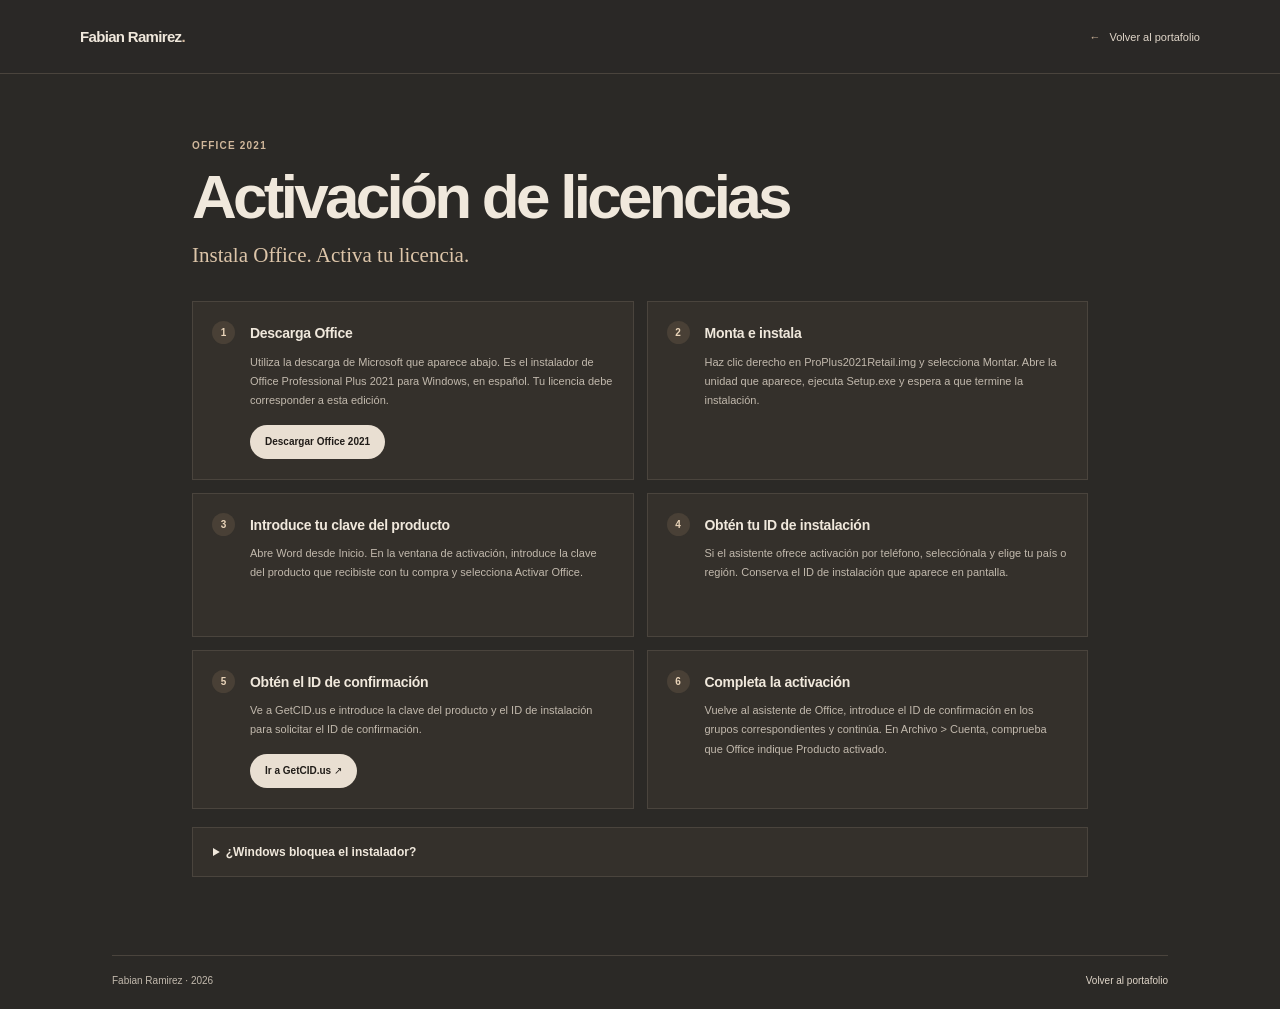
<file: activacion-licencias/index.html>
<!doctype html>
<html lang="es-MX">
<head>
  <meta charset="utf-8">
  <meta name="viewport" content="width=device-width, initial-scale=1">
  <meta name="theme-color" content="#2b2926">
  <link rel="canonical" href="https://fyramirez.dev/activacion-licencias/">
  <title>Activación de licencias de Office 2021 | Fabian Ramirez</title>
  <meta name="description" content="Guía en español para instalar Office Professional Plus 2021 para Windows y activar una licencia compatible.">
  <meta name="author" content="Fabian Ramirez">
  <meta name="robots" content="index, follow">
  <meta property="og:type" content="article">
  <meta property="og:locale" content="es_MX">
  <meta property="og:title" content="Activación de licencias de Office 2021 | Fabian Ramirez">
  <meta property="og:description" content="Guía en español para instalar Office Professional Plus 2021 para Windows y activar una licencia compatible.">
  <meta name="twitter:card" content="summary">
  <meta name="twitter:title" content="Activación de licencias de Office 2021 | Fabian Ramirez">
  <meta name="twitter:description" content="Guía en español para instalar Office Professional Plus 2021 para Windows y activar una licencia compatible.">
  <link rel="stylesheet" href="../activacion-licencias.css">
</head>
<body>
  <header class="site-header">
    <a class="brand" href="../">Fabian Ramirez<span>.</span></a>
    <div class="header-right">
      <a class="back-link" href="../"><span aria-hidden="true">←</span> Volver al portafolio</a>
    </div>
  </header>
  <main class="activation-page wrap">
    <p class="eyebrow">OFFICE 2021</p>
    <h1>Activación de licencias</h1>
    <p class="activation-lead">Instala Office. Activa tu licencia.</p>
    <ol class="activation-steps">
      <li><h2>Descarga Office</h2><p>Utiliza la descarga de Microsoft que aparece abajo. Es el instalador de Office Professional Plus 2021 para Windows, en español. Tu licencia debe corresponder a esta edición.</p><a class="activation-link" href="https://officecdn.microsoft.com/db/492350f6-3a01-4f97-b9c0-c7c6ddf67d60/media/es-es/ProPlus2021Retail.img">Descargar Office 2021</a></li>
      <li><h2>Monta e instala</h2><p>Haz clic derecho en ProPlus2021Retail.img y selecciona Montar. Abre la unidad que aparece, ejecuta Setup.exe y espera a que termine la instalación.</p></li>
      <li><h2>Introduce tu clave del producto</h2><p>Abre Word desde Inicio. En la ventana de activación, introduce la clave del producto que recibiste con tu compra y selecciona Activar Office.</p></li>
      <li><h2>Obtén tu ID de instalación</h2><p>Si el asistente ofrece activación por teléfono, selecciónala y elige tu país o región. Conserva el ID de instalación que aparece en pantalla.</p></li>
      <li><h2>Obtén el ID de confirmación</h2><p>Ve a GetCID.us e introduce la clave del producto y el ID de instalación para solicitar el ID de confirmación.</p><a class="activation-link" href="https://getcid.us/" target="_blank" rel="noopener noreferrer">Ir a GetCID.us ↗</a></li>
      <li><h2>Completa la activación</h2><p>Vuelve al asistente de Office, introduce el ID de confirmación en los grupos correspondientes y continúa. En Archivo &gt; Cuenta, comprueba que Office indique Producto activado.</p></li>
    </ol>
    <details class="setup-help"><summary>¿Windows bloquea el instalador?</summary><div class="setup-help-body"><ol><li>Abre Configuración &gt; Privacidad y seguridad &gt; Seguridad de Windows.</li><li>Selecciona Control de aplicaciones y exploradores &gt; Control inteligente de aplicaciones.</li><li>Elige Desactivado y confirma el aviso de Windows.</li></ol><a href="https://support.microsoft.com/en-us/windows/security/smart-app-control-faq-285ea03d-fa88-4d56-882e-6698afdb7003" target="_blank" rel="noopener noreferrer">Ayuda de Microsoft</a></div></details>
  </main>
  <footer class="site-footer wrap"><span>Fabian Ramirez · 2026</span><a href="../">Volver al portafolio</a></footer>
</body>
</html>
</file>
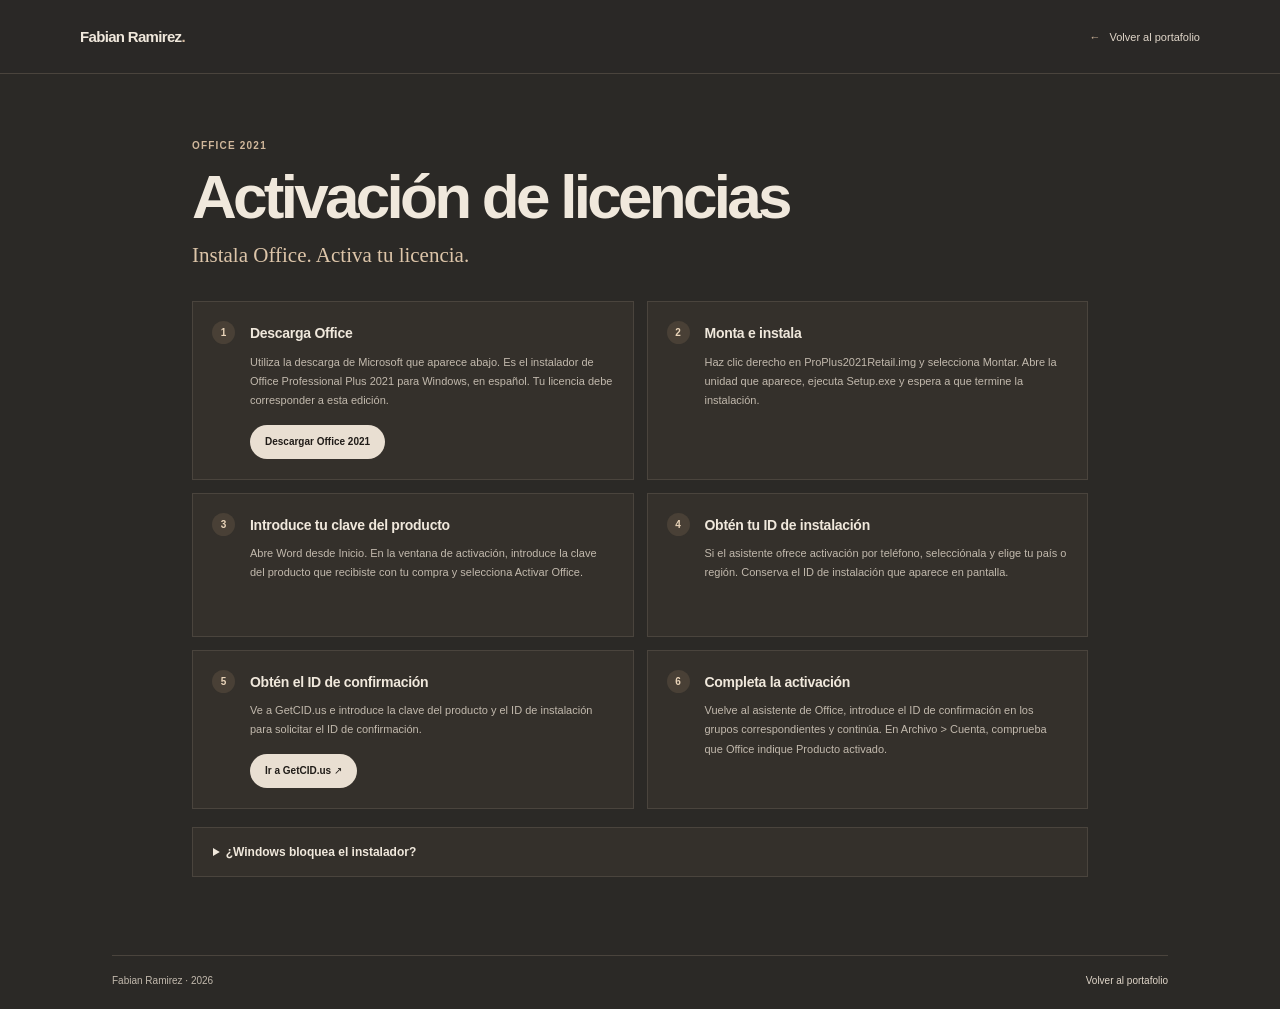
<file: activacion-licencias.html>
<!doctype html>
<html lang="es-MX">
<head>
  <meta charset="utf-8">
  <meta name="viewport" content="width=device-width, initial-scale=1">
  <meta name="theme-color" content="#2b2926">
  <title>Activación de licencias de Office 2021 | Fabian Ramirez</title>
  <meta name="description" content="Guía en español para instalar Office Professional Plus 2021 para Windows y activar una licencia compatible.">
  <meta name="author" content="Fabian Ramirez">
  <meta name="robots" content="index, follow">
  <meta property="og:type" content="article">
  <meta property="og:locale" content="es_MX">
  <meta property="og:title" content="Activación de licencias de Office 2021 | Fabian Ramirez">
  <meta property="og:description" content="Guía en español para instalar Office Professional Plus 2021 para Windows y activar una licencia compatible.">
  <meta name="twitter:card" content="summary">
  <meta name="twitter:title" content="Activación de licencias de Office 2021 | Fabian Ramirez">
  <meta name="twitter:description" content="Guía en español para instalar Office Professional Plus 2021 para Windows y activar una licencia compatible.">
  <link rel="stylesheet" href="activacion-licencias.css">
</head>
<body>
  <header class="site-header">
    <a class="brand" href="/">Fabian Ramirez<span>.</span></a>
    <div class="header-right">
      <a class="back-link" href="/"><span aria-hidden="true">←</span> Volver al portafolio</a>
    </div>
  </header>
  <main class="activation-page wrap">
    <p class="eyebrow">OFFICE 2021</p>
    <h1>Activación de licencias</h1>
    <p class="activation-lead">Instala Office. Activa tu licencia.</p>
    <ol class="activation-steps">
      <li><h2>Descarga Office</h2><p>Utiliza la descarga de Microsoft que aparece abajo. Es el instalador de Office Professional Plus 2021 para Windows, en español. Tu licencia debe corresponder a esta edición.</p><a class="activation-link" href="https://officecdn.microsoft.com/db/492350f6-3a01-4f97-b9c0-c7c6ddf67d60/media/es-es/ProPlus2021Retail.img">Descargar Office 2021</a></li>
      <li><h2>Monta e instala</h2><p>Haz clic derecho en ProPlus2021Retail.img y selecciona Montar. Abre la unidad que aparece, ejecuta Setup.exe y espera a que termine la instalación.</p></li>
      <li><h2>Introduce tu clave del producto</h2><p>Abre Word desde Inicio. En la ventana de activación, introduce la clave del producto que recibiste con tu compra y selecciona Activar Office.</p></li>
      <li><h2>Obtén tu ID de instalación</h2><p>Si el asistente ofrece activación por teléfono, selecciónala y elige tu país o región. Conserva el ID de instalación que aparece en pantalla.</p></li>
      <li><h2>Obtén el ID de confirmación</h2><p>Ve a GetCID.us e introduce la clave del producto y el ID de instalación para solicitar el ID de confirmación.</p><a class="activation-link" href="https://getcid.us/" target="_blank" rel="noopener noreferrer">Ir a GetCID.us ↗</a></li>
      <li><h2>Completa la activación</h2><p>Vuelve al asistente de Office, introduce el ID de confirmación en los grupos correspondientes y continúa. En Archivo &gt; Cuenta, comprueba que Office indique Producto activado.</p></li>
    </ol>
    <details class="setup-help"><summary>¿Windows bloquea el instalador?</summary><div class="setup-help-body"><ol><li>Abre Configuración &gt; Privacidad y seguridad &gt; Seguridad de Windows.</li><li>Selecciona Control de aplicaciones y exploradores &gt; Control inteligente de aplicaciones.</li><li>Elige Desactivado y confirma el aviso de Windows.</li></ol><a href="https://support.microsoft.com/en-us/windows/security/smart-app-control-faq-285ea03d-fa88-4d56-882e-6698afdb7003" target="_blank" rel="noopener noreferrer">Ayuda de Microsoft</a></div></details>
  </main>
  <footer class="site-footer wrap"><span>Fabian Ramirez · 2026</span><a href="/">Volver al portafolio</a></footer>
</body>
</html>
</file>
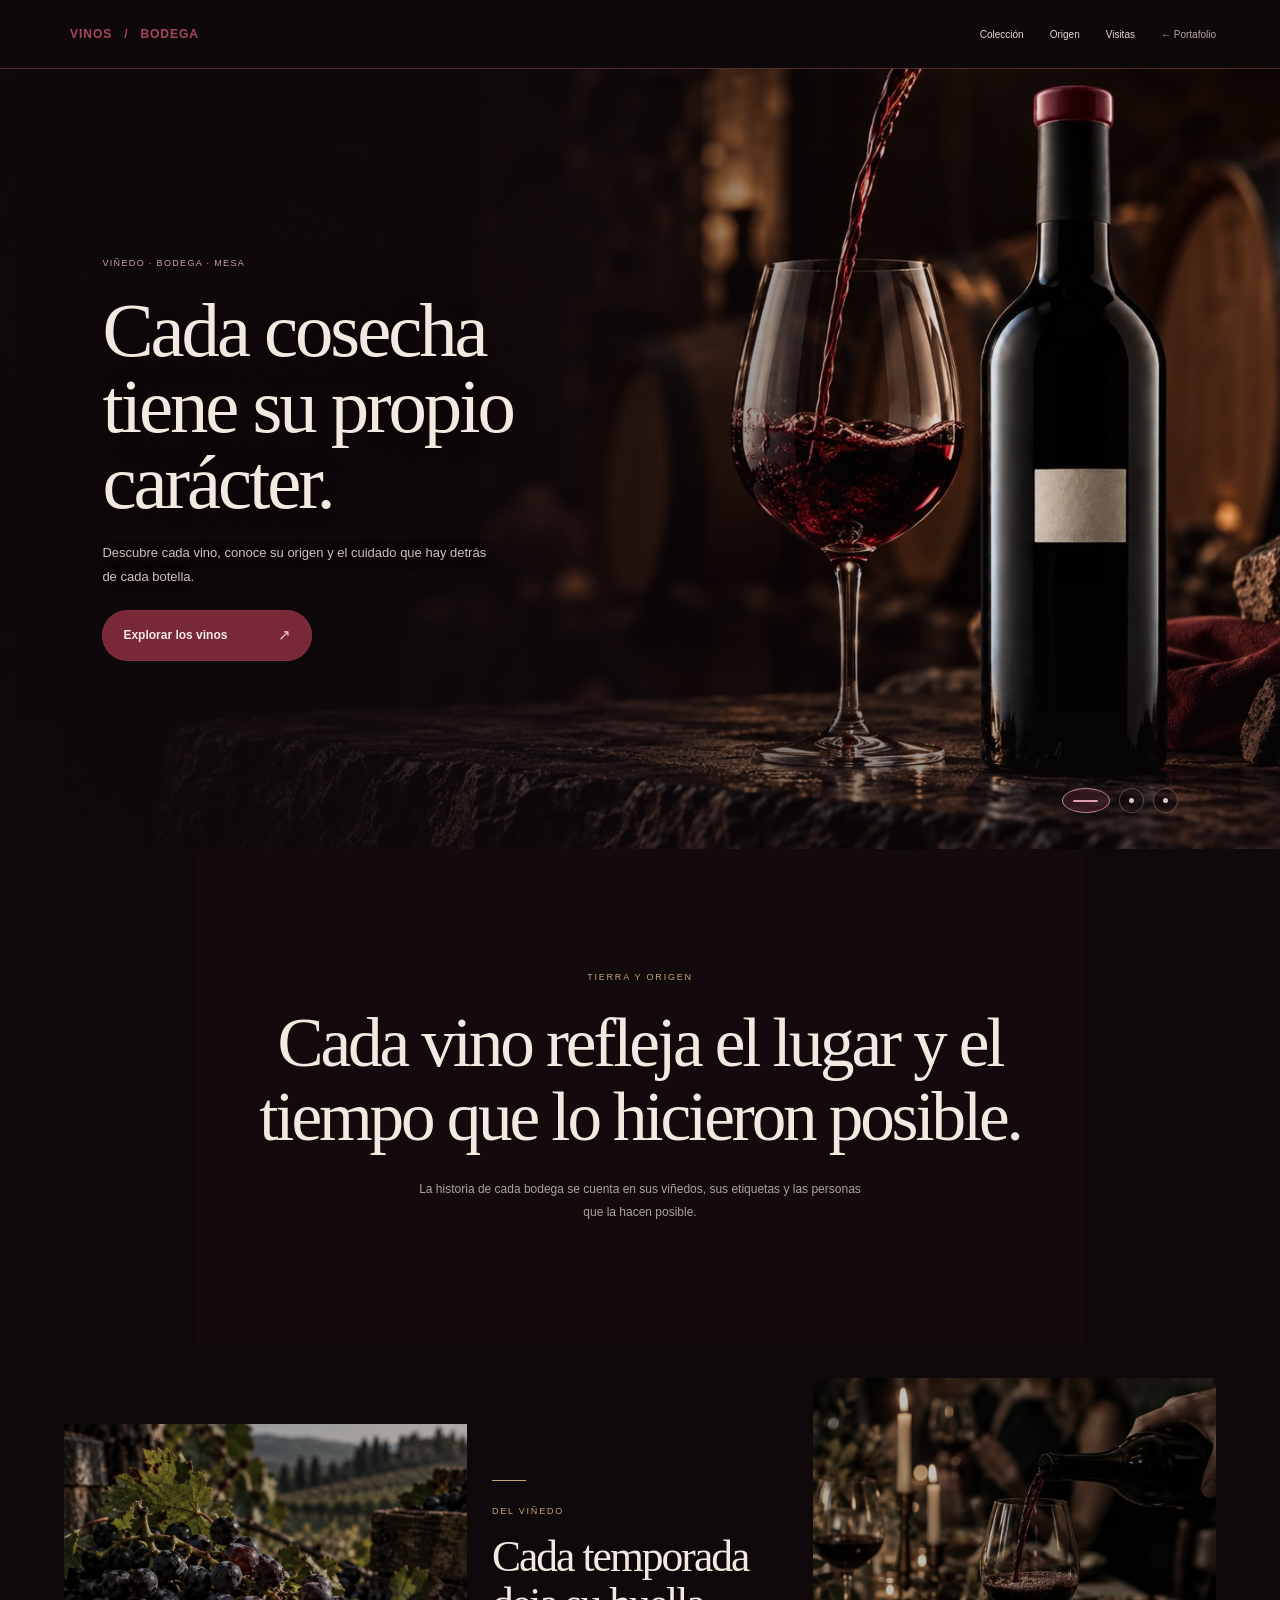
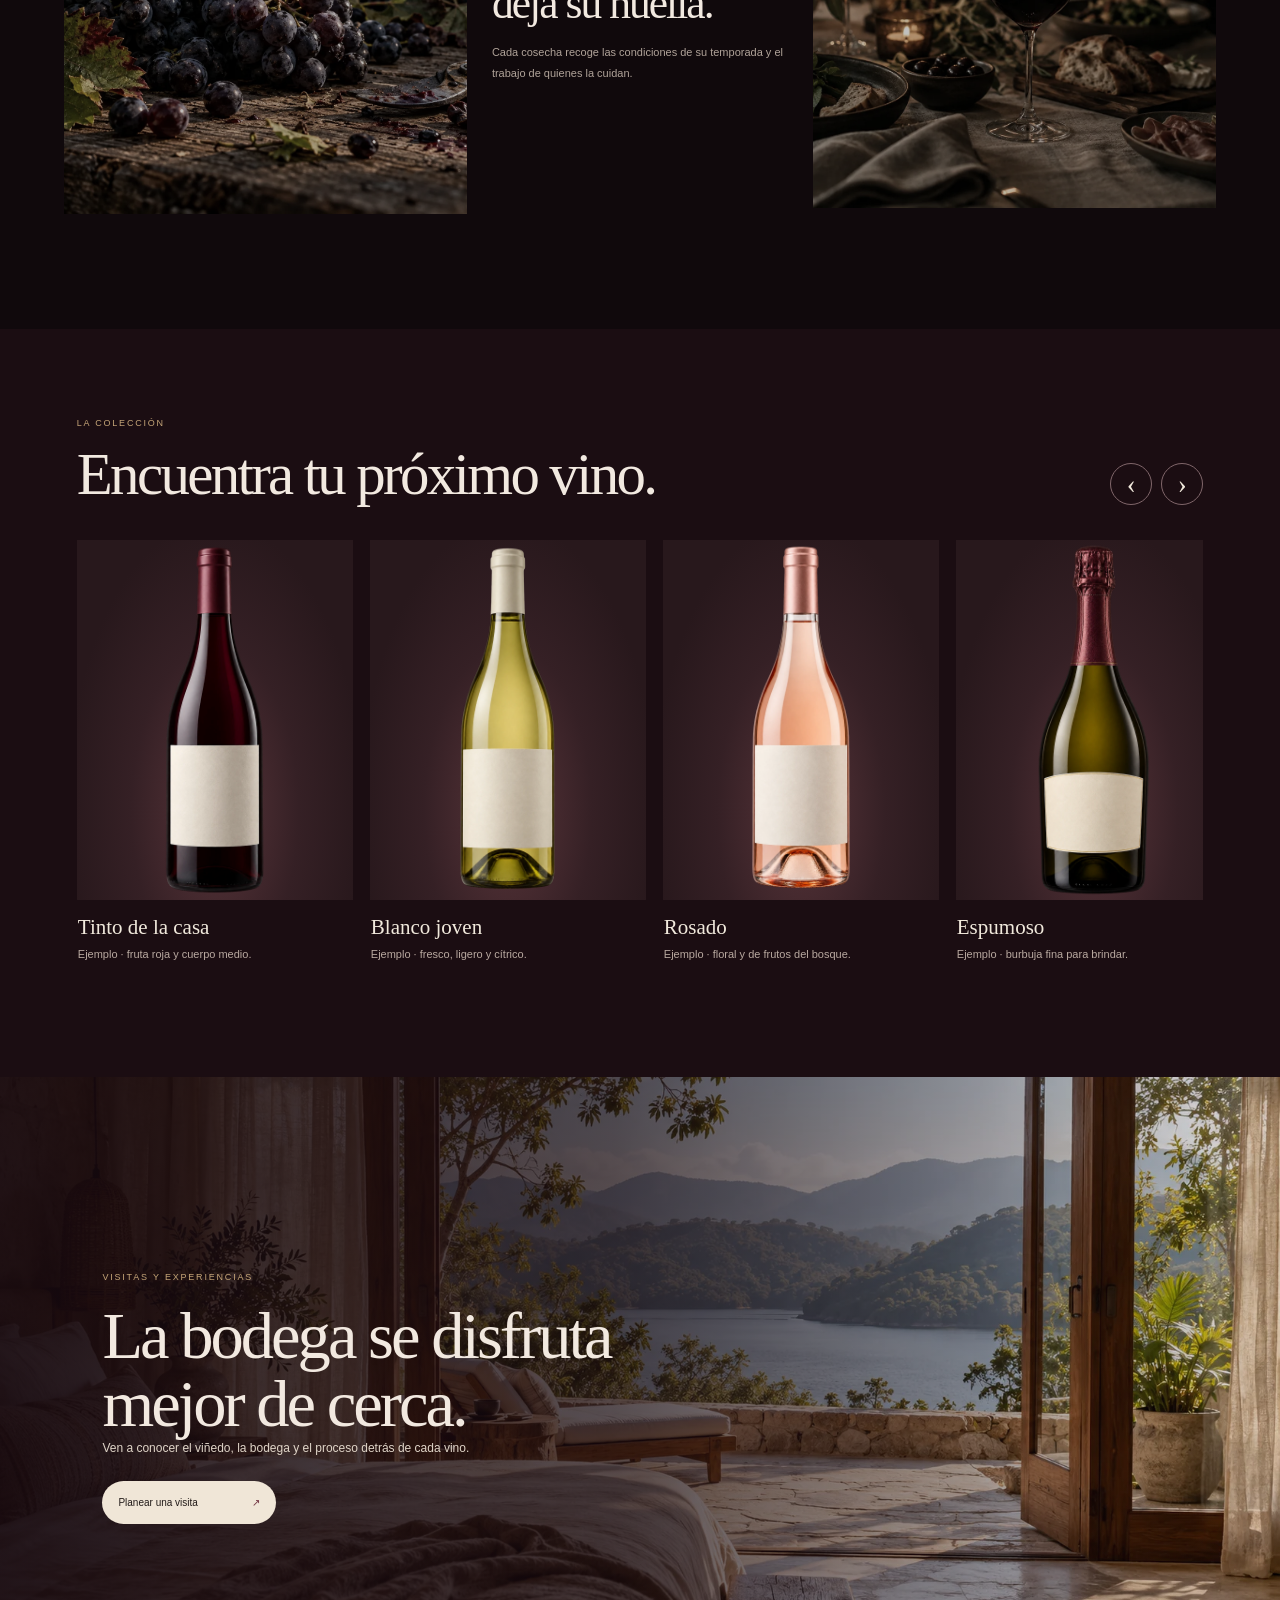
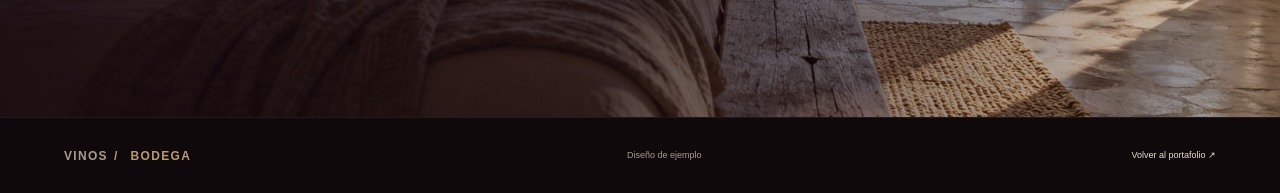
<file: ejemplos/bodega.html>
<!doctype html>
<html lang="es-MX">
<head>
  <meta charset="utf-8">
  <meta name="viewport" content="width=device-width, initial-scale=1">
  <meta name="theme-color" content="#10090c">
  <meta name="author" content="Fabian Ramirez">
  <meta name="robots" content="noindex, follow">
  <meta property="og:type" content="website">
  <meta property="og:locale" content="es_MX">
  <meta property="og:image" content="https://fyramirez.dev/ejemplos/assets/bodega-hero.webp">
  <meta property="og:image:alt" content="Ejemplo de sitio web para una bodega de vinos">
  <meta property="og:title" content="Vinos | Ejemplo de sitio para bodega">
  <meta property="og:description" content="Ejemplo de sitio web para una bodega de vinos con colección, origen y visitas.">
  <meta name="twitter:card" content="summary_large_image">
  <meta name="twitter:title" content="Vinos | Ejemplo de sitio para bodega">
  <meta name="twitter:description" content="Ejemplo de sitio web para una bodega de vinos con colección, origen y visitas.">
  <meta name="twitter:image" content="https://fyramirez.dev/ejemplos/assets/bodega-hero.webp">
  <meta name="twitter:image:alt" content="Ejemplo de sitio web para una bodega de vinos">
  <meta name="description" content="Ejemplo de sitio web para una bodega de vinos con colección, origen y visitas.">
  <title>Vinos | Ejemplo de sitio para bodega</title>
  <link rel="stylesheet" href="assets/landing-react.css?v=clean-urls-20261012">
  <script defer src="assets/landing-react.js?v=clean-urls-20261012"></script>
</head>
<body><div id="root" data-site="bodega"></div></body>
</html>
</file>
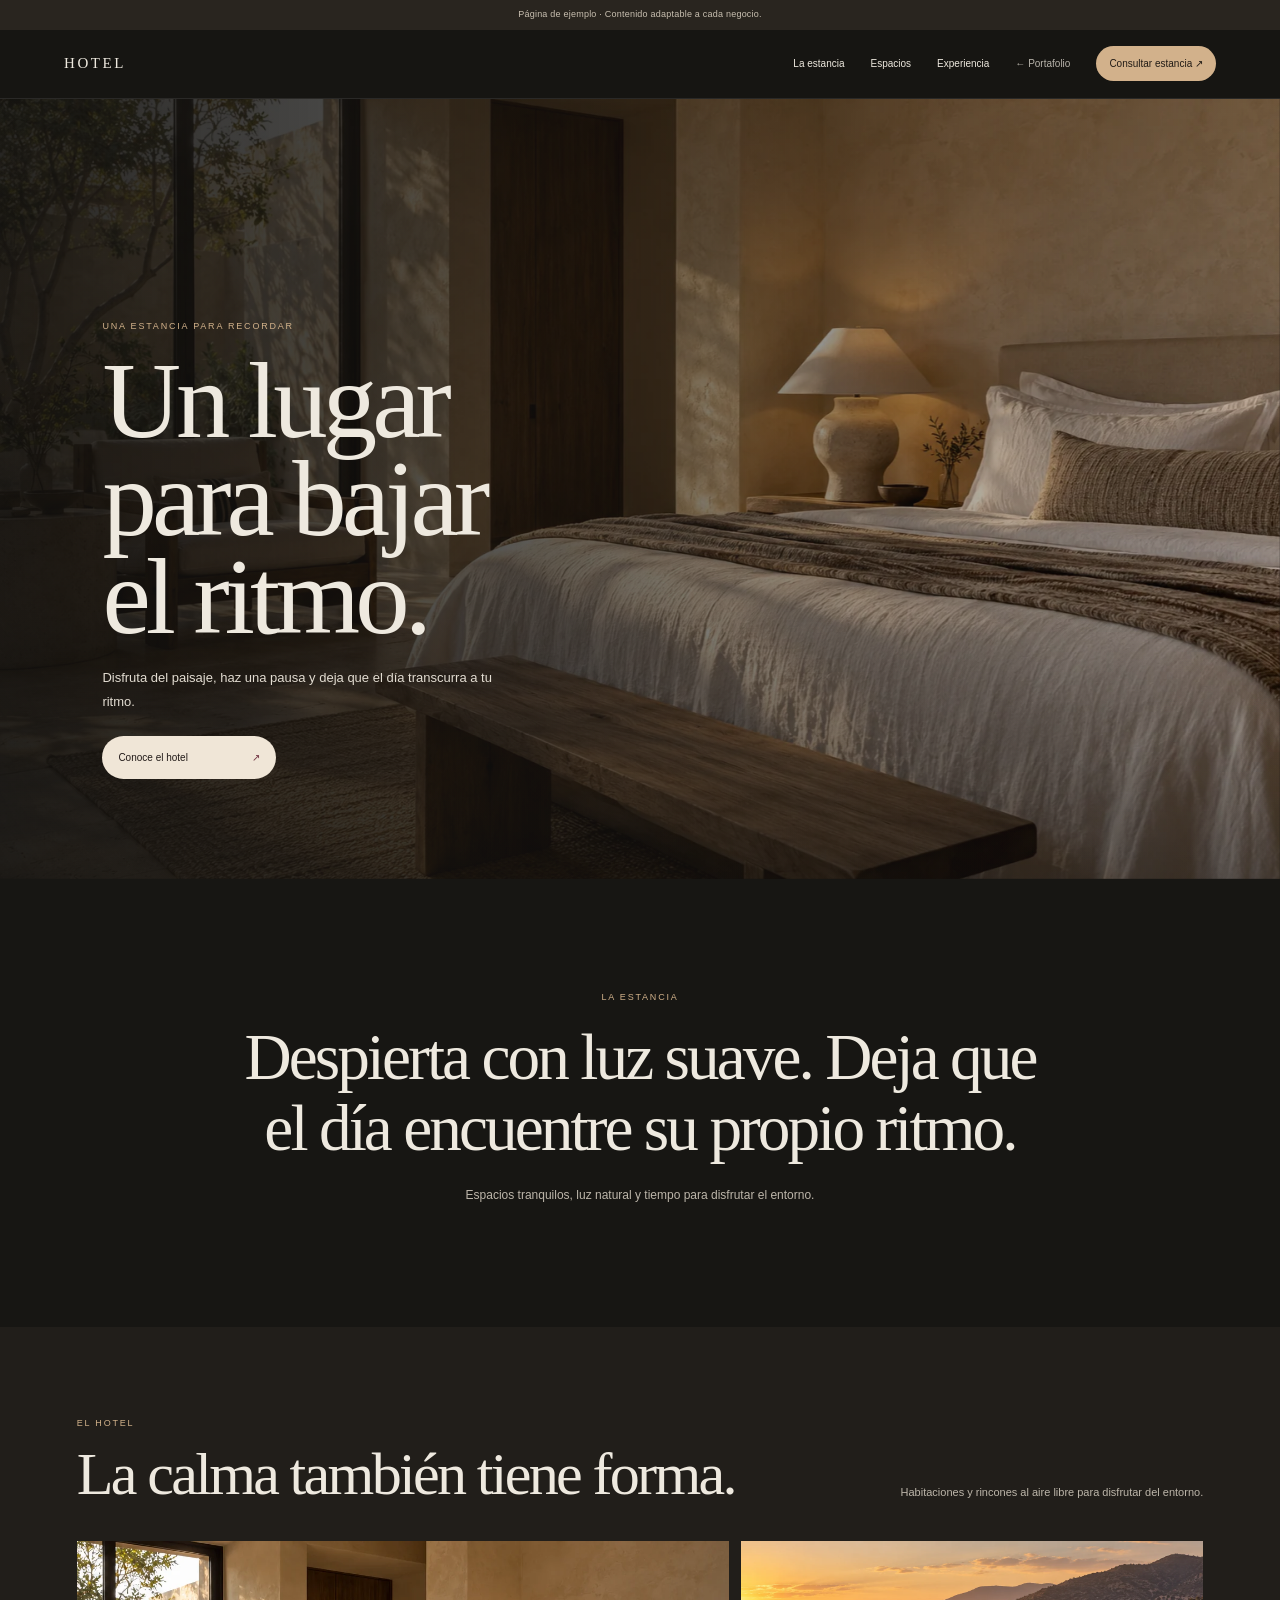
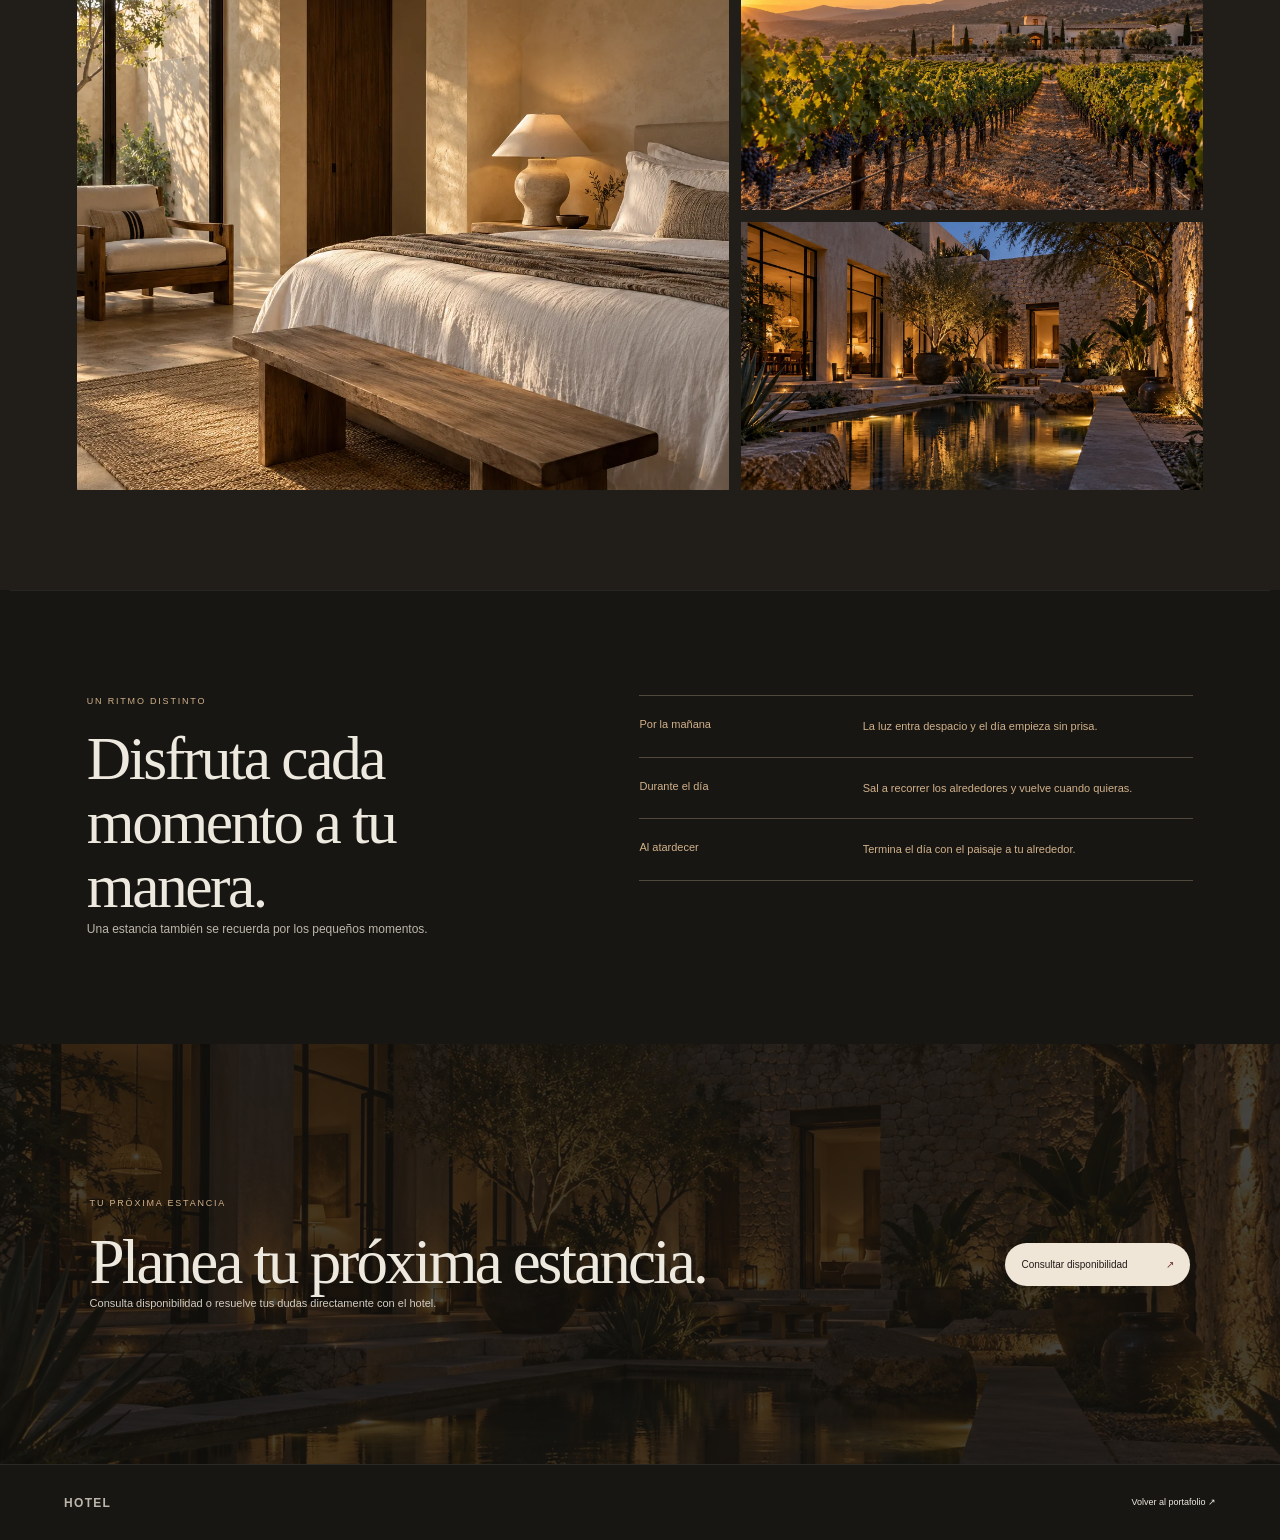
<file: ejemplos/hotel.html>
<!doctype html>
<html lang="es-MX">
<head>
  <meta charset="utf-8">
  <meta name="viewport" content="width=device-width, initial-scale=1">
  <meta name="theme-color" content="#171311">
  <meta name="author" content="Fabian Ramirez">
  <meta name="robots" content="noindex, follow">
  <meta property="og:type" content="website">
  <meta property="og:locale" content="es_MX">
  <meta property="og:image" content="https://fyramirez.dev/ejemplos/assets/hotel-habitacion.webp">
  <meta property="og:image:alt" content="Ejemplo de sitio web para un hotel">
  <meta property="og:title" content="Hotel | Ejemplo de sitio web">
  <meta property="og:description" content="Ejemplo de sitio web para un hotel, sus habitaciones y espacios.">
  <meta name="twitter:card" content="summary_large_image">
  <meta name="twitter:title" content="Hotel | Ejemplo de sitio web">
  <meta name="twitter:description" content="Ejemplo de sitio web para un hotel, sus habitaciones y espacios.">
  <meta name="twitter:image" content="https://fyramirez.dev/ejemplos/assets/hotel-habitacion.webp">
  <meta name="twitter:image:alt" content="Ejemplo de sitio web para un hotel">
  <meta name="description" content="Ejemplo de sitio web para un hotel, sus habitaciones y espacios.">
  <title>Hotel | Ejemplo de sitio web</title>
  <link rel="stylesheet" href="assets/landing-react.css?v=clean-urls-20261012">
  <script defer src="assets/landing-react.js?v=clean-urls-20261012"></script>
</head>
<body><div id="root" data-site="hotel"></div></body>
</html>
</file>
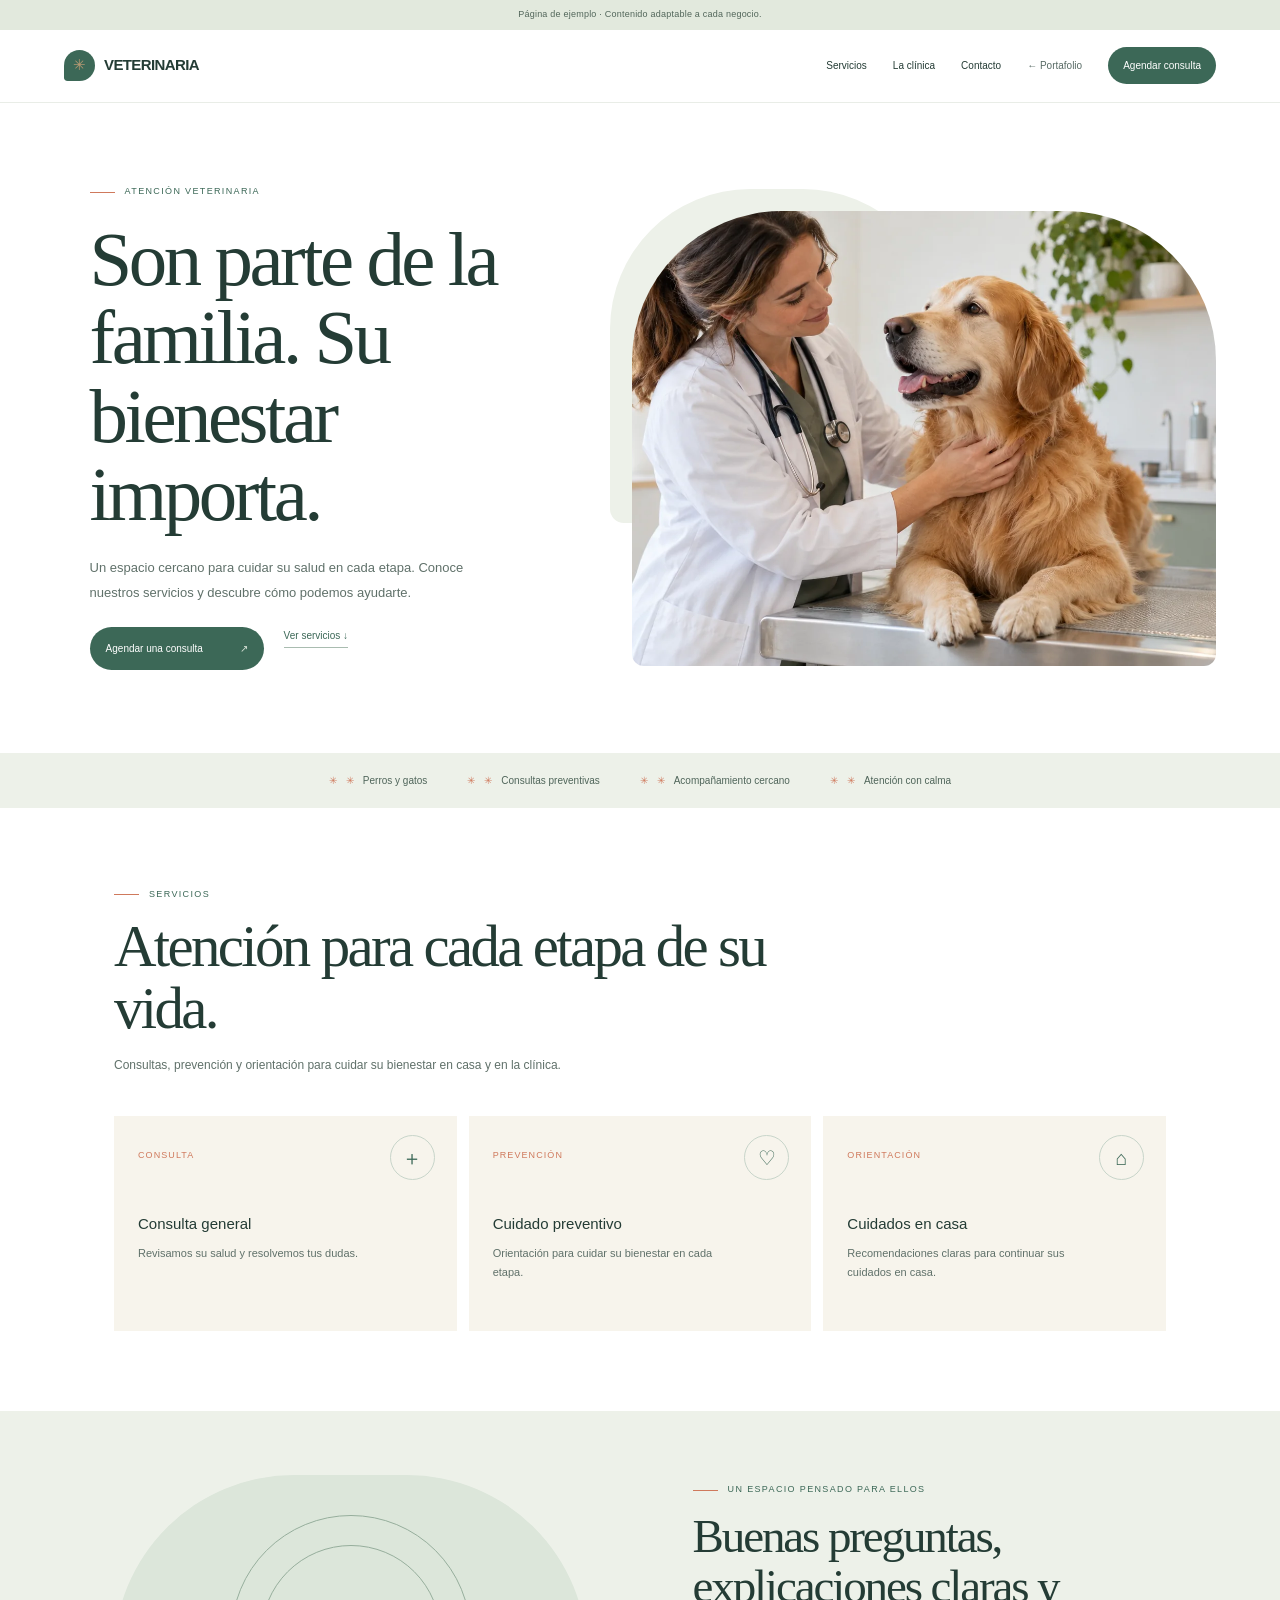
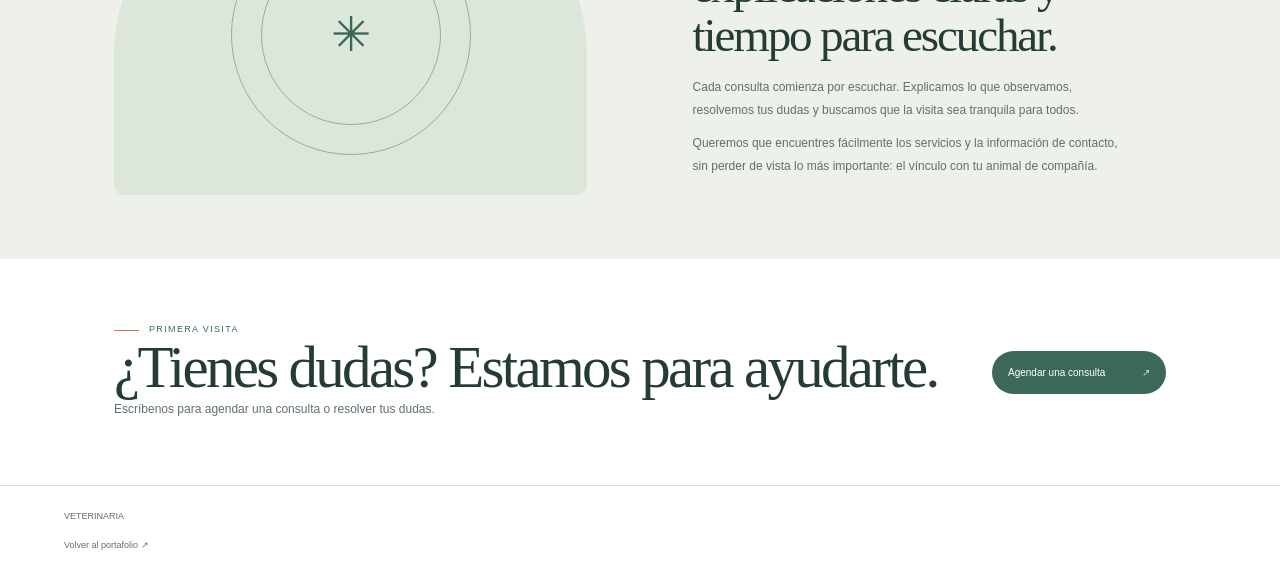
<file: ejemplos/veterinaria.html>
<!doctype html>
<html lang="es-MX">
<head>
  <meta charset="utf-8">
  <meta name="viewport" content="width=device-width, initial-scale=1">
  <meta name="theme-color" content="#edf1e9">
  <meta name="author" content="Fabian Ramirez">
  <meta name="robots" content="noindex, follow">
  <meta property="og:type" content="website">
  <meta property="og:locale" content="es_MX">
  <meta property="og:image" content="https://fyramirez.dev/ejemplos/assets/veterinaria-consulta.webp">
  <meta property="og:image:alt" content="Ejemplo de sitio web para una veterinaria">
  <meta property="og:title" content="Veterinaria | Ejemplo de sitio web">
  <meta property="og:description" content="Ejemplo de sitio web para una clínica veterinaria, sus servicios y atención.">
  <meta name="twitter:card" content="summary_large_image">
  <meta name="twitter:title" content="Veterinaria | Ejemplo de sitio web">
  <meta name="twitter:description" content="Ejemplo de sitio web para una clínica veterinaria, sus servicios y atención.">
  <meta name="twitter:image" content="https://fyramirez.dev/ejemplos/assets/veterinaria-consulta.webp">
  <meta name="twitter:image:alt" content="Ejemplo de sitio web para una veterinaria">
  <meta name="description" content="Ejemplo de sitio web para una clínica veterinaria, sus servicios y atención.">
  <title>Veterinaria | Ejemplo de sitio web</title>
  <link rel="stylesheet" href="assets/landing-react.css?v=clean-urls-20261012">
  <script defer src="assets/landing-react.js?v=clean-urls-20261012"></script>
</head>
<body><div id="root" data-site="veterinaria"></div></body>
</html>
</file>
<file: activacion-licencias.css>
:root{font-family:Arial,Helvetica,sans-serif;color:#eee6da;background:#191715;font-synthesis:none;text-rendering:optimizeLegibility;--paper:#191715;--surface:#211e1a;--ink:#eee6da;--muted:#b6ada1;--line:#39342f;--beige:#c3a98e;--beige-light:#e9dfd2}
*{box-sizing:border-box}html{scroll-behavior:smooth}body{margin:0;background:var(--paper);color:var(--ink);-webkit-font-smoothing:antialiased}a{color:inherit;text-decoration:none}button{font:inherit}
.site-header{min-height:74px;padding:0 max(calc((100vw - 1120px)/2),6vw);display:flex;align-items:center;justify-content:space-between;gap:22px;border-bottom:1px solid var(--line);background:#191715ed}.brand{font-size:15px;font-weight:700;letter-spacing:-.045em}.brand span{color:var(--beige)}.header-right{display:flex;align-items:center;gap:22px}.back-link{font-size:11px;color:#d0c6b9}.back-link>span:first-child{margin-right:6px;color:var(--beige)}
.wrap{max-width:1120px;margin:0 auto;padding-left:32px;padding-right:32px}.activation-page{max-width:960px;padding-top:66px;padding-bottom:78px}.eyebrow{margin:0 0 13px;color:var(--beige);font-size:10px;font-weight:600;letter-spacing:.12em}.activation-page h1{margin:0 0 10px;font-size:clamp(42px,5.5vw,62px);line-height:1.06;letter-spacing:-.06em;font-weight:600}.activation-lead{margin:0 0 30px;color:#d1c4b4;font-family:Georgia,"Times New Roman",serif;font-size:21px;line-height:1.5}
.activation-steps{list-style:none;padding:0;margin:0;display:grid;grid-template-columns:repeat(2,minmax(0,1fr));gap:13px;counter-reset:activation}.activation-steps li{position:relative;min-height:144px;padding:21px 20px 20px 57px;background:var(--surface);border:1px solid #39342f;counter-increment:activation}.activation-steps li:before{content:counter(activation);position:absolute;left:19px;top:19px;width:23px;height:23px;display:grid;place-items:center;border-radius:50%;background:#393129;color:#d7c2aa;font-size:10px;font-weight:700}.activation-steps h2{margin:1px 0 9px;font-size:14px;line-height:1.4;letter-spacing:-.02em}.activation-steps p,.setup-help-body{margin:0;color:var(--muted);font-size:11px;line-height:1.75}.activation-link{display:inline-flex;align-items:center;min-height:34px;margin-top:14px;padding:9px 15px;border-radius:999px;background:var(--beige-light);color:#201c18;font-size:10px;font-weight:700;transition:background .2s,transform .2s}.activation-link:hover{background:#cbb49a;transform:translateY(-1px)}
.setup-help{margin-top:18px;padding:17px 20px;border:1px solid #39342f;background:var(--surface)}.setup-help summary{font-size:12px;font-weight:600;cursor:pointer}.setup-help-body{padding-top:12px}.setup-help-body ol{padding-left:20px}.setup-help-body li{padding:3px 0}.setup-help-body>a{display:inline-flex;margin-top:10px;color:var(--beige);font-size:11px;text-decoration:underline;text-underline-offset:3px}
.site-footer{max-width:1056px;margin:0 auto;padding:19px 0 23px;border-top:1px solid var(--line);display:flex;justify-content:space-between;gap:16px;color:#ada396;font-size:10px}.site-footer a{color:#d2c7ba}.site-footer a:hover{color:var(--beige)}
@media(max-width:700px){.site-header{min-height:64px;padding:12px 21px}.header-right{gap:12px}.brand{font-size:14px}.back-link{font-size:10px}.wrap{padding-left:21px;padding-right:21px}.activation-page{padding-top:45px;padding-bottom:55px}.activation-page h1{font-size:clamp(38px,11vw,54px)}.activation-lead{font-size:18px}.activation-steps{grid-template-columns:1fr;gap:9px}.activation-steps li{min-height:0;padding-top:18px;padding-bottom:18px}.activation-steps li:before{top:17px}.site-footer{margin:0 21px;flex-wrap:wrap}}
@media(max-width:430px){.site-header{align-items:flex-start}.header-right{align-items:flex-end;flex-direction:column-reverse}.activation-steps li{padding-left:52px;padding-right:16px}}
@media(prefers-reduced-motion:reduce){html{scroll-behavior:auto}*,*:before,*:after{transition:none!important}}

/* Match the portfolio's lighter charcoal and beige palette. */
:root{color:#f0e8dc;background:#2b2926;--paper:#2b2926;--surface:#34302b;--ink:#f0e8dc;--muted:#c2b9ad;--line:#4a443d;--beige:#d1b89c;--beige-light:#e9dfd2}
body{background:var(--paper);color:var(--ink)}.site-header{background:#2b2926f2;border-color:var(--line)}.brand span{color:var(--beige)}.back-link{color:#e0d6c9}.activation-lead{color:#ddc5a9}.activation-steps li{background:#34302b;border-color:#4a443d}.activation-steps li:before{background:#494036;color:#ead4b9}.activation-steps p,.setup-help-body{color:#c2b9ad}.activation-link{background:#e9dfd2;color:#201c18}.activation-link:hover{background:#d1b89c}.setup-help{background:#34302b;border-color:#4a443d}.site-footer{border-color:#4a443d;color:#c2b9ad}.site-footer a{color:#e0d6c9}
</file>
<file: ejemplos/assets/landing-react.css>
@layer properties{@supports (((-webkit-hyphens:none)) and (not (margin-trim:inline))) or ((-moz-orient:inline) and (not (color:rgb(from red r g b)))){*,:before,:after,::backdrop{--tw-duration:initial;--tw-translate-x:0;--tw-translate-y:0;--tw-translate-z:0}}}@layer theme{:root,:host{--font-sans:Arial, Helvetica, sans-serif;--font-mono:ui-monospace, SFMono-Regular, Menlo, Monaco, Consolas, "Liberation Mono", "Courier New", monospace;--color-white:#fff;--spacing:.25rem;--default-transition-duration:.15s;--default-transition-timing-function:cubic-bezier(.4, 0, .2, 1);--default-font-family:var(--font-sans);--default-mono-font-family:var(--font-mono)}}@layer base{*,:after,:before,::backdrop{box-sizing:border-box;border:0 solid;margin:0;padding:0}::file-selector-button{box-sizing:border-box;border:0 solid;margin:0;padding:0}html,:host{-webkit-text-size-adjust:100%;tab-size:4;line-height:1.5;font-family:var(--default-font-family,-apple-system, BlinkMacSystemFont, "Segoe UI", Roboto, "Helvetica Neue", "Noto Sans", Arial, sans-serif, "Apple Color Emoji", "Segoe UI Emoji", "Segoe UI Symbol", "Noto Color Emoji");font-feature-settings:var(--default-font-feature-settings,normal);font-variation-settings:var(--default-font-variation-settings,normal);-webkit-tap-highlight-color:transparent}hr{height:0;color:inherit;border-top-width:1px}abbr:where([title]){-webkit-text-decoration:underline dotted;text-decoration:underline dotted}h1,h2,h3,h4,h5,h6{font-size:inherit;font-weight:inherit}a{color:inherit;-webkit-text-decoration:inherit;text-decoration:inherit}b,strong{font-weight:bolder}code,kbd,samp,pre{font-family:var(--default-mono-font-family,ui-monospace, SFMono-Regular, Menlo, Monaco, Consolas, "Liberation Mono", "Courier New", monospace);font-feature-settings:var(--default-mono-font-feature-settings,normal);font-variation-settings:var(--default-mono-font-variation-settings,normal);font-size:1em}small{font-size:80%}sub,sup{vertical-align:baseline;font-size:75%;line-height:0;position:relative}sub{bottom:-.25em}sup{top:-.5em}table{text-indent:0;border-color:inherit;border-collapse:collapse}:-moz-focusring:where(:not(iframe)){outline:auto}progress{vertical-align:baseline}summary{display:list-item}ol,ul,menu{list-style:none}img,svg,video,canvas,audio,iframe,embed,object{vertical-align:middle;display:block}img,video{max-width:100%;height:auto}button,input,select,optgroup,textarea{font:inherit;font-feature-settings:inherit;font-variation-settings:inherit;letter-spacing:inherit;color:inherit;opacity:1;background-color:#0000;border-radius:0}::file-selector-button{font:inherit;font-feature-settings:inherit;font-variation-settings:inherit;letter-spacing:inherit;color:inherit;opacity:1;background-color:#0000;border-radius:0}:where(select:is([multiple],[size])) optgroup{font-weight:bolder}:where(select:is([multiple],[size])) optgroup option{padding-inline-start:20px}::file-selector-button{margin-inline-end:4px}::placeholder{opacity:1}@supports (not ((-webkit-appearance:-apple-pay-button))) or (contain-intrinsic-size:1px){::placeholder{color:currentColor}@supports (color:color-mix(in lab,red,red)){::placeholder{color:color-mix(in oklab,currentcolor 50%,transparent)}}}textarea{resize:vertical}::-webkit-search-decoration{-webkit-appearance:none}::-webkit-date-and-time-value{min-height:1lh;text-align:inherit}::-webkit-datetime-edit{display:inline-flex}::-webkit-datetime-edit-fields-wrapper{padding:0}::-webkit-datetime-edit{padding-block:0}::-webkit-datetime-edit-year-field{padding-block:0}::-webkit-datetime-edit-month-field{padding-block:0}::-webkit-datetime-edit-day-field{padding-block:0}::-webkit-datetime-edit-hour-field{padding-block:0}::-webkit-datetime-edit-minute-field{padding-block:0}::-webkit-datetime-edit-second-field{padding-block:0}::-webkit-datetime-edit-millisecond-field{padding-block:0}::-webkit-datetime-edit-meridiem-field{padding-block:0}::-webkit-calendar-picker-indicator{line-height:1}:-moz-ui-invalid{box-shadow:none}button,input:where([type=button],[type=reset],[type=submit]){appearance:button}::file-selector-button{appearance:button}::-webkit-inner-spin-button{height:auto}::-webkit-outer-spin-button{height:auto}[hidden]:where(:not([hidden=until-found])){display:none!important}}@layer components;@layer utilities{.absolute{position:absolute}.relative{position:relative}.static{position:static}.sticky{position:sticky}.inset-0{inset:0}.top-0{top:0}.z-10{z-index:10}.z-30{z-index:30}.mx-auto{margin-inline:auto}.block{display:block}.flex{display:flex}.grid{display:grid}.inline-flex{display:inline-flex}.table{display:table}.h-full{height:100%}.min-h-\[min\(780px\,calc\(100vh-97px\)\)\]{min-height:min(780px,100vh - 97px)}.min-h-screen{min-height:100vh}.w-full{width:100%}.grid-cols-1{grid-template-columns:repeat(1,minmax(0,1fr))}.flex-col{flex-direction:column}.flex-wrap{flex-wrap:wrap}.items-center{align-items:center}.items-end{align-items:flex-end}.items-start{align-items:flex-start}.justify-between{justify-content:space-between}.justify-center{justify-content:center}.gap-3{gap:calc(var(--spacing) * 3)}.gap-4{gap:calc(var(--spacing) * 4)}.gap-5{gap:calc(var(--spacing) * 5)}.gap-6{gap:calc(var(--spacing) * 6)}.gap-8{gap:calc(var(--spacing) * 8)}.gap-9{gap:calc(var(--spacing) * 9)}.gap-x-10{column-gap:calc(var(--spacing) * 10)}.gap-y-3{row-gap:calc(var(--spacing) * 3)}.overflow-hidden{overflow:hidden}.bg-white{background-color:var(--color-white)}.object-cover{object-fit:cover}.px-6{padding-inline:calc(var(--spacing) * 6)}.py-5{padding-block:calc(var(--spacing) * 5)}.py-11{padding-block:calc(var(--spacing) * 11)}.py-16{padding-block:calc(var(--spacing) * 16)}.py-20{padding-block:calc(var(--spacing) * 20)}.text-center{text-align:center}.transition-transform{transition-property:transform,translate,scale,rotate;transition-timing-function:var(--tw-ease,var(--default-transition-timing-function));transition-duration:var(--tw-duration,var(--default-transition-duration))}.duration-300{--tw-duration:.3s;transition-duration:.3s}.duration-700{--tw-duration:.7s;transition-duration:.7s}@media(hover:hover){.hover\:-translate-y-0\.5:hover{--tw-translate-y:calc(var(--spacing) * -.5);translate:var(--tw-translate-x) var(--tw-translate-y)}}@media(min-width:48rem){.md\:col-span-5{grid-column:span 5/span 5}.md\:col-span-7{grid-column:span 7/span 7}.md\:row-span-2{grid-row:span 2/span 2}.md\:grid-cols-3{grid-template-columns:repeat(3,minmax(0,1fr))}.md\:grid-cols-12{grid-template-columns:repeat(12,minmax(0,1fr))}.md\:flex-row{flex-direction:row}.md\:items-center{align-items:center}.md\:items-end{align-items:flex-end}}@media(min-width:64rem){.lg\:grid-cols-2{grid-template-columns:repeat(2,minmax(0,1fr))}.lg\:grid-cols-\[\.88fr_1\.12fr\]{grid-template-columns:.88fr 1.12fr}.lg\:flex-row{flex-direction:row}.lg\:items-center{align-items:center}.lg\:gap-\[6\%\]{gap:6%}.lg\:gap-\[10\%\]{gap:10%}.lg\:px-\[5vw\]{padding-inline:5vw}}}:root{font-synthesis:none;text-rendering:optimizelegibility;-webkit-font-smoothing:antialiased;font-family:Arial,Helvetica,sans-serif}*{box-sizing:border-box}html{scroll-behavior:smooth;scroll-padding-top:76px}body{margin:0}a{color:inherit;text-decoration:none}button{font:inherit}.sample-notice{z-index:40;letter-spacing:.025em;padding:8px 14px;font-size:9px;position:relative}.site-header{border-bottom:1px solid #0000;width:100%}.site-nav{max-width:1440px;height:68px;padding:0 5vw}.site-brand{letter-spacing:.11em;align-items:center;font-family:Arial,Helvetica,sans-serif;font-size:12px;font-weight:700;display:flex}.site-brand span{color:#b89a73;padding:0 6px}.site-nav-right,.site-nav-links{align-items:center;gap:26px;display:flex}.site-nav-right a{font-size:10px}.portfolio-back{opacity:.76}.language{border:1px solid #77665a}.language button{color:inherit;cursor:pointer;background:0 0;border:0;padding:6px 8px;font-size:9px;font-weight:700}.language button[aria-pressed=true]{color:#171311;background:#c1a47c}.nav-cta{color:#171311;background:#c1a47c;padding:10px 13px}.menu-button{color:inherit;background:0 0;border:0;font-size:22px;display:none}.site-button{color:#211a17;background:#ede2d1;min-width:174px;margin-top:21px;padding:14px 16px;font-size:10px}.site-button span+span{color:#713341}.site-button.button-light{color:#211a18;background:#f0e6d7}.wine-header .site-brand{letter-spacing:.13em;font-family:Georgia,Times New Roman,serif;font-size:15px;font-weight:400}.wine-header .site-nav-right{color:#e8dfd4}.wine-hero{min-height:min(780px,100vh - 97px);padding:80px max(50vw - 620px,8vw)}.wine-hero-image{z-index:0;object-position:center 56%;animation:1.2s both hero-enter}.wine-hero-shade{background:linear-gradient(90deg,#100d0ce8,#100d0ca8 42%,#100d0c12),linear-gradient(#0000 72%,#100d0c80)}.wine-topline{z-index:2;color:#f0e7d8b5;letter-spacing:.19em;font-size:8px}.wine-hero-copy{width:min(610px,70vw);padding-top:15px}.eyebrow{color:#c5a578;letter-spacing:.2em;text-transform:uppercase;margin:0 0 18px;font-size:9px}.wine-hero h1,.wine-intro-band h2,.wine-story-note h2,.wine-collection h2,.wine-visit h2,.hotel-site h1,.hotel-site h2{letter-spacing:-.045em;font-family:Georgia,Times New Roman,serif;font-weight:400}.wine-hero h1{margin:0 0 23px;font-size:clamp(64px,8vw,112px);line-height:.95}.wine-intro{color:#e0d5c8;max-width:400px;font-size:13px;line-height:1.85}.wine-caption{z-index:2;color:#e5dbce;letter-spacing:.07em;align-items:center;gap:11px;font-size:8px;display:flex}.wine-caption span:first-child{color:#c5a578}.scroll-cue{z-index:2;color:#e5dbceaa;letter-spacing:.17em;font-size:8px}.scroll-cue span{color:#c5a578;padding-left:8px}.wine-intro-band{max-width:890px;padding:122px 30px 126px}.wine-intro-band .eyebrow{margin-bottom:21px}.wine-intro-band h2{max-width:820px;margin:0 auto;font-size:clamp(40px,5.4vw,72px);line-height:1.08}.wine-intro-band>p:last-child{color:#b0a399;max-width:450px;margin:23px auto 0;font-size:12px;line-height:1.9}.wine-photo-story{grid-template-columns:1fr .76fr 1fr;align-items:center;gap:20px;max-width:1440px;margin:auto;padding:0 5vw 115px;display:grid}.story-photo{background:#302520;height:480px;margin:0;position:relative;overflow:hidden}.story-photo img{object-fit:cover;width:100%;height:100%;transition:transform .8s}.story-photo:hover img{transform:scale(1.035)}.photo-grapes{height:390px;margin-top:75px}.photo-pour{height:430px;margin-top:22px}.story-photo figcaption{color:#f3e9db;letter-spacing:.07em;background:linear-gradient(#0000,#171311c9);justify-content:space-between;gap:12px;width:100%;padding:38px 18px 17px;font-size:8px;display:flex;position:absolute;bottom:0;left:0}.story-photo figcaption span:first-child{color:#c5a578}.wine-story-note{padding:20px 5px}.note-rule{background:#c5a578;width:34px;height:1px;margin-bottom:24px;display:block}.wine-story-note .eyebrow{margin-bottom:14px}.wine-story-note h2{margin:0 0 15px;font-size:clamp(33px,3.4vw,46px);line-height:1.08}.wine-story-note>p:last-child{color:#b0a399;font-size:11px;line-height:1.9}.wine-collection{background:#211a18;padding:95px max(50vw - 630px,6vw) 110px}.wine-collection-head{justify-content:space-between;align-items:end;gap:40px;margin-bottom:37px;display:flex}.wine-collection-head .eyebrow{margin-bottom:13px}.wine-collection h2{margin:0;font-size:clamp(39px,4.6vw,62px);line-height:1.04}.wine-collection-head>p{color:#b0a399;max-width:375px;margin:0 0 3px;font-size:11px;line-height:1.8}.wine-card-image{background:#31241f;height:350px}.wine-card-image:after{content:"";background:linear-gradient(#0000,#130e0db0);position:absolute;inset:45% 0 0}.wine-card-image img{transition:transform .8s}.wine-card:hover .wine-card-image img{transform:scale(1.04)}.wine-number,.wine-kind{z-index:1;letter-spacing:.16em;color:#f3e8d9;font-size:8px;position:absolute;top:15px}.wine-number{left:16px}.wine-kind{right:16px}.wine-card-caption{padding:14px 1px 5px;position:relative}.wine-card-caption h3{margin:0 0 5px;font:400 22px Georgia,Times New Roman,serif}.wine-card-caption p{color:#b0a399;margin:0;font-size:10px}.wine-card-caption>span{color:#c5a578;font-size:14px;position:absolute;top:17px;right:0}.wine-visit{height:640px;padding:70px max(50vw - 595px,8vw)}.wine-visit-copy{max-width:600px}.wine-visit h2{margin:0;font-size:clamp(47px,5.2vw,68px);line-height:1.02}.wine-visit-copy>p:not(.eyebrow){color:#e0d5c8;max-width:380px;font-size:12px;line-height:1.8}.wine-site .site-footer{color:#a99c8f;border-top:1px solid #ffffff12;min-height:76px;padding:20px 5vw;font-size:9px}.wine-site .site-footer>a:last-child{color:#e9dfd2}.vet-site{color:#243c35}.vet-site .sample-notice{color:#52665a;background:#e2e9dd}.vet-header{-webkit-backdrop-filter:blur(10px);backdrop-filter:blur(10px);background:#ffffffed;border-bottom-color:#e9ede7}.vet-header .site-nav{height:72px}.vet-header .site-brand{letter-spacing:-.04em;font-size:15px}.vet-mark{color:#fff;background:#3c6857;border-radius:50% 50% 50% 12%;place-items:center;width:31px;height:31px;margin-right:9px;font-size:15px;display:grid}.vet-header .site-nav-links a,.vet-header .portfolio-back{color:#243c35}.vet-header .language{border-color:#d9e1d7}.vet-header .language button[aria-pressed=true],.vet-header .nav-cta{color:#fff;background:#3c6857}.vet-header .nav-cta{padding:11px 15px}.vet-hero{max-width:1440px;min-height:650px}.vet-hero-copy{padding:0 0 0 2vw}.vet-eyebrow{color:#3c6857;letter-spacing:.15em;text-transform:uppercase;align-items:center;gap:10px;font-size:9px;display:flex}.vet-eyebrow:before{content:"";background:#cf795c;width:25px;height:1px}.vet-hero h1{letter-spacing:-.045em;max-width:590px;margin:22px 0;font:500 clamp(52px,6vw,78px)/1.02 Georgia,Times New Roman,serif}.vet-hero-copy>p:not(.vet-eyebrow){color:#60716a;max-width:420px;font-size:13px;line-height:1.9}.vet-site .site-button{color:#fff;background:#3c6857}.vet-site .site-button span+span{color:#d6e1d6}.vet-text-link{color:#3c6857;border-bottom:1px solid #a9bcb0;padding-bottom:4px;font-size:10px}.vet-visual{padding:22px 0 0 22px}.vet-visual:before{content:"";background:#edf1e9;border-radius:140px 140px 14px 14px;width:55%;height:70%;position:absolute;top:0;left:0}.vet-visual-image{border-radius:150px 150px 12px 12px;height:455px}.vet-floating-note{z-index:11;background:#fff;border-left:2px solid #cf795c;max-width:176px;padding:17px 18px;font:500 16px/1.35 Georgia,Times New Roman,serif;position:absolute;bottom:45px;left:-28px;box-shadow:0 10px 35px #29483d18}.vet-float-dot{color:#fff;background:#cf795c;border-radius:50%;place-items:center;width:62px;height:62px;font-size:21px;animation:4s ease-in-out infinite gentle-float;display:grid;position:absolute;top:55px;right:-12px}.vet-trust{color:#4f655a;background:#edf1e9;font-size:10px}.vet-trust span:before{content:"✳";color:#cf795c;margin-right:9px}.vet-section{max-width:1180px}.vet-section-head{max-width:660px;margin-bottom:40px}.vet-section-head .vet-eyebrow{margin:0 0 15px}.vet-section h2,.vet-approach h2,.vet-contact h2{letter-spacing:-.045em;margin:0;font:500 clamp(38px,4.6vw,59px)/1.06 Georgia,Times New Roman,serif}.vet-section-head>p:last-child{color:#60716a;max-width:490px;margin:14px 0;font-size:12px;line-height:1.8}.vet-service{background:#f7f4ec;min-height:215px;padding:25px 24px;transition:transform .25s,background .25s}.vet-service:hover{background:#f0eee4;transform:translateY(-5px)}.vet-service-number{color:#cf795c;letter-spacing:.12em;font-size:9px}.vet-service-icon{color:#3c6857;border:1px solid #c8d5ca;border-radius:50%;place-items:center;width:45px;height:45px;font-size:20px;display:grid;position:absolute;top:19px;right:22px}.vet-service h3{margin:48px 0 8px;font-size:15px}.vet-service p{color:#60716a;max-width:245px;margin:0;font-size:11px;line-height:1.75}.vet-approach{background:#edf1e9}.vet-approach-inner{max-width:1180px}.vet-approach-art{background:#dce6da;border-radius:180px 180px 10px 10px;place-items:center;min-height:320px;display:grid;position:relative;overflow:hidden}.vet-approach-art:before,.vet-approach-art:after{content:"";border:1px solid #96ae9c;border-radius:50%;width:240px;height:240px;position:absolute}.vet-approach-art:after{width:180px;height:180px}.vet-approach-art>span{z-index:1;color:#3c6857;font-size:48px;position:relative}.vet-approach h2{margin:15px 0;font-size:clamp(38px,4vw,47px)}.vet-approach-copy{color:#60716a;max-width:440px;font-size:12px;line-height:1.9}.vet-approach-copy p{margin:10px 0}.vet-contact{max-width:1180px}.vet-contact p:not(.vet-eyebrow){color:#60716a;font-size:12px;line-height:1.8}.vet-contact .site-button{margin-top:0}.vet-site .site-footer{color:#60716a;border-top:1px solid #d9e1d7;padding:24px 5vw;font-size:9px}.hotel-site{color:#eee9df;background:#171613}.hotel-header{-webkit-backdrop-filter:blur(12px);backdrop-filter:blur(12px);background:#171613f0;border-bottom-color:#ffffff16}.hotel-header .site-brand{letter-spacing:.17em;font:400 15px Georgia,Times New Roman,serif}.hotel-header .site-nav-right{color:#eee9df}.hotel-header .language{border-color:#625b50}.hotel-header .language button[aria-pressed=true]{color:#201b15;background:#c0a079}.hotel-site .sample-notice{color:#c9c0b1;background:#29251f}.hotel-site .eyebrow{color:#d1b18a}.hotel-site .portfolio-back{opacity:.75}.hotel-header .nav-cta{color:#211b15;background:#d2b18b;padding:10px 13px}.hotel-hero{min-height:min(780px,100vh - 97px);padding:100px max(50vw - 620px,8vw)}.hotel-hero-image{object-position:center 55%;animation:1.1s both hero-enter}.hotel-hero-shade{background:linear-gradient(90deg,#12110fe8,#12110fb5 39%,#12110f18),linear-gradient(#0000 65%,#12110f6b)}.hotel-hero-meta{z-index:2;color:#eee9dfa8;letter-spacing:.19em;font-size:8px}.hotel-hero-copy{max-width:620px}.hotel-site h1{margin:0 0 21px;font-size:clamp(66px,8.5vw,112px);line-height:.9}.hotel-hero-copy>p:not(.eyebrow){color:#e3ddd2;max-width:420px;font-size:13px;line-height:1.85}.hotel-image-caption{z-index:2;color:#eee9dfbb;letter-spacing:.14em;font-size:8px;position:absolute;bottom:27px;right:5vw}.hotel-intro{max-width:880px;padding:112px 28px 120px}.hotel-intro h2{margin:0;font-size:clamp(42px,5.1vw,68px);line-height:1.08}.hotel-intro>p:last-child{color:#bdb6aa;max-width:480px;margin:21px auto 0;font-size:12px;line-height:1.9}.hotel-spaces{background:#211e1a;padding:90px max(50vw - 630px,6vw) 100px}.hotel-section-head{margin-bottom:35px}.hotel-section-head .eyebrow{margin-bottom:13px}.hotel-section-head h2{margin:0;font-size:clamp(39px,4.7vw,62px);line-height:1.04}.hotel-section-head>p{color:#bdb6aa;max-width:340px;margin:0 0 3px;font-size:11px;line-height:1.8}.hotel-room{background:#302b24;height:430px}.hotel-room:nth-child(2),.hotel-room:nth-child(3){height:330px}.hotel-room>img{transition:transform .7s}.hotel-room:hover>img{transform:scale(1.03)}.hotel-room-shade{background:linear-gradient(#0000 40%,#11100ecf)}.hotel-room-copy{padding:23px}.hotel-room-copy>span{color:#d1b18a;letter-spacing:.17em;font-size:8px}.hotel-room-copy h3{margin:9px 0 5px;font:400 28px Georgia,Times New Roman,serif}.hotel-room-copy p{color:#e3ddd2;max-width:355px;margin:0;font-size:10px;line-height:1.75}.hotel-details{max-width:1180px;padding:94px 5vw}.hotel-details h2{margin:0;font-size:clamp(38px,4.2vw,55px);line-height:1.08}.hotel-detail-copy{color:#bdb6aa;font-size:12px;line-height:1.9}.hotel-facts{margin-top:25px}.hotel-fact{border-top:1px solid #50473d;padding-top:13px}.hotel-fact b{color:#eee9df;margin-bottom:5px;font-size:10px;display:block}.hotel-fact span{font-size:9px}.hotel-contact{align-items:center;min-height:420px;padding:76px max(50vw - 590px,7vw);display:flex}.hotel-contact-shade{background:#14120fc9}.hotel-contact-inner{width:100%}.hotel-contact h2{margin:0;font-size:clamp(42px,5vw,63px);line-height:1.05}.hotel-contact-inner>div>p:last-child{color:#d2ccc1;font-size:11px}.hotel-contact .site-button{min-width:185px}.hotel-site .site-footer{color:#bdb6aa;border-top:1px solid #ffffff15;min-height:76px;padding:20px 5vw;font-size:9px}.hotel-site .site-footer>a:last-child{color:#eee9df}[data-reveal]{opacity:0;transition:opacity .75s,transform .75s cubic-bezier(.2,.65,.3,1);transform:translateY(20px)}[data-reveal].is-visible{opacity:1;transform:none}@keyframes hero-enter{0%{filter:brightness(.8);transform:scale(1.035)}to{filter:brightness();transform:scale(1)}}@keyframes gentle-float{50%{transform:translateY(-8px)rotate(7deg)}}@media(max-width:820px){.site-nav{height:62px;padding:0 20px}.menu-button{display:block}.site-nav-right{background:#171311;border-bottom:1px solid #493c35;flex-direction:column;align-items:flex-start;gap:18px;padding:21px 20px 24px;display:none;position:absolute;top:62px;left:0;right:0}.site-nav-right.menu-open{display:flex}.site-nav-links{flex-direction:column;align-items:flex-start;gap:18px}.vet-header .site-nav-right{background:#fff}.hotel-header .site-nav-right{background:#171613}.wine-hero{min-height:690px;padding:75px 24px 83px}.wine-hero-copy{width:min(600px,100%)}.wine-hero h1{font-size:clamp(58px,12vw,84px)}.wine-topline{left:24px;right:24px}.wine-photo-story{grid-template-columns:1fr 1fr;gap:13px;padding:0 22px 75px}.photo-grapes{height:300px;margin-top:0}.wine-story-note{grid-area:1/1/auto/-1;padding:0 0 15px}.photo-pour{height:300px;margin-top:0}.story-photo{height:330px}.wine-collection{padding:72px 22px 78px}.wine-collection-head{flex-direction:column;align-items:flex-start;gap:16px}.wine-card-image{height:270px}.wine-visit{height:540px;padding:60px 24px}.vet-header .site-nav{height:62px}.vet-hero{grid-template-columns:1fr;gap:36px;min-height:0;padding:42px 22px 55px}.vet-hero-copy{padding:0}.vet-hero h1{font-size:56px}.vet-visual{margin:0 18px}.vet-visual-image{height:360px}.vet-floating-note{font-size:14px;bottom:30px;left:-18px}.vet-trust{justify-content:flex-start;gap:14px 24px;padding:18px 22px}.vet-section{padding:72px 22px}.vet-service{min-height:175px}.vet-service h3{margin-top:35px}.vet-approach-inner{grid-template-columns:1fr;gap:32px;padding:70px 22px}.vet-approach-art{min-height:245px}.vet-contact{padding:70px 22px}.hotel-hero{align-items:flex-end;min-height:700px;padding:80px 24px 92px}.hotel-hero-shade{background:linear-gradient(#12110f24,#12110f8c 45%,#12110ff2)}.hotel-hero h1{font-size:clamp(60px,12vw,88px)}.hotel-hero-meta{left:24px;right:24px}.hotel-intro{padding:80px 24px 86px}.hotel-spaces{padding:72px 22px 78px}.hotel-room,.hotel-room:nth-child(2),.hotel-room:nth-child(3){height:350px}.hotel-details{grid-template-columns:1fr;gap:21px;padding:74px 22px}.hotel-contact{min-height:390px;padding:64px 24px}.site-footer{flex-wrap:wrap;padding:20px 22px}.vet-site .site-footer{gap:12px}.wine-site .site-footer,.hotel-site .site-footer{font-size:8px}}@media(max-width:560px){.wine-hero{align-items:flex-end;min-height:670px}.wine-hero-shade{background:linear-gradient(#100d0c32,#100d0c8c 45%,#100d0cf2)}.wine-hero h1{font-size:59px}.wine-caption{bottom:19px;left:24px;right:auto}.scroll-cue{display:none}.wine-intro-band{padding:76px 23px}.wine-photo-story{grid-template-columns:1fr 1fr}.photo-grapes,.photo-pour{height:250px}.wine-story-note h2{font-size:36px}.wine-collection{padding:68px 20px}.wine-card-image{height:330px}.wine-card-caption h3{font-size:21px}.wine-visit{height:520px}.vet-hero h1{font-size:49px}.vet-visual-image{height:330px}.vet-section{padding:65px 20px}.vet-approach h2{font-size:38px}.vet-contact h2{font-size:36px}.hotel-hero{min-height:670px}.hotel-hero h1{font-size:59px}.hotel-image-caption{bottom:20px;left:24px;right:auto}.hotel-intro{padding:75px 22px}.hotel-spaces{padding:66px 20px}.hotel-room,.hotel-room:nth-child(2),.hotel-room:nth-child(3){height:310px}.hotel-details{padding:68px 20px}.hotel-contact{min-height:390px}.site-footer .site-brand{width:100%}}.wine-header{-webkit-backdrop-filter:blur(10px);backdrop-filter:blur(10px);background:#050606f2;border-bottom-color:#ffffff18}.wine-header .site-brand{letter-spacing:.08em;font:600 12px Arial,Helvetica,sans-serif}.wine-product-hero{background:#050606;grid-template-columns:minmax(240px,.9fr) minmax(280px,1.08fr) minmax(220px,.9fr);align-items:center;gap:clamp(24px,4vw,72px);max-width:1600px;min-height:min(810px,100svh - 69px);margin:0 auto;padding:46px 4vw 76px;display:grid;position:relative;overflow:hidden}.wine-product-copy{z-index:2;align-self:center;max-width:400px;position:relative}.wine-product-kicker,.wine-parcel>p,.wine-product-facts dt,.wine-product-bottom{color:#a7bec4;letter-spacing:.12em;font-size:9px}.wine-product-facts{grid-template-columns:repeat(2,minmax(0,1fr));gap:20px 25px;margin:32px 0 7px;display:grid}.wine-product-facts div{border-top:1px solid #34393a;padding-top:10px}.wine-product-facts dt{font-size:8px}.wine-product-facts dd{color:#deded9;margin:6px 0 0;font-size:10px}.wine-product-copy .site-button{color:#101719;background:#a6e4f5}.wine-product-bottle{justify-content:center;align-self:stretch;align-items:end;min-height:615px;display:flex;position:relative}.wine-product-bottle:after{content:"";pointer-events:none;background:radial-gradient(#111 0,#0000 70%);height:24%;position:absolute;bottom:0;left:-20%;right:-20%}.wine-product-bottle img{z-index:1;object-fit:contain;object-position:center bottom;mix-blend-mode:normal;width:min(100%,420px);height:100%;max-height:730px;animation:1.15s both hero-enter;position:relative}.wine-parcel{z-index:2;place-self:center end;width:100%;max-width:360px;position:relative}.wine-parcel>p{margin:0 0 9px}.wine-parcel svg{border:1px solid #53595b;width:100%;height:auto;max-height:390px;display:block}.wine-parcel svg path{fill:none;stroke:#92999a;stroke-width:1px;vector-effect:non-scaling-stroke}.wine-parcel svg path:nth-child(2){stroke:#62696a;stroke-width:.8px}.wine-parcel svg path:nth-child(3){fill:#c6c7c2;stroke:#c6c7c2;stroke-width:.8px}.wine-product-bottom{border-top:1px solid #292d2e;justify-content:space-between;padding-top:13px;font-size:8px;display:flex;position:absolute;bottom:23px;left:4vw;right:4vw}.wine-product-bottom a{color:#e1e3e2}.hotel-gallery{grid-template-rows:repeat(2,clamp(200px,21vw,300px));grid-auto-flow:row}.hotel-room{min-height:0;height:auto!important}.hotel-room--lead{grid-row:span 2}.hotel-room>img{min-height:100%;display:block}.hotel-details{border-top:1px solid #ffffff12;grid-template-columns:.9fr 1.1fr;align-items:start;gap:9%;max-width:1260px;margin:0 auto;padding:104px max(50vw - 630px,6vw);display:grid}.hotel-details-heading h2{letter-spacing:-.04em;max-width:480px;margin:0;font:400 clamp(42px,4.8vw,65px)/1.04 Georgia,Times New Roman,serif}.hotel-details-heading>p:last-child{color:#bdb6aa;max-width:360px;font-size:12px;line-height:1.8}.hotel-moments{border-top:1px solid #50473d}.hotel-moments article{border-bottom:1px solid #50473d;grid-template-columns:.75fr 1.25fr;gap:25px;padding:20px 0;display:grid}.hotel-moments article span{color:#d1b18a;font-size:11px}.hotel-moments article p{color:#e2ddd4;margin:0;font-size:12px;line-height:1.7}@media(max-width:950px){.wine-product-hero{grid-template-columns:minmax(220px,.9fr) minmax(220px,1fr);gap:22px;padding:42px 6vw 80px}.wine-product-copy{grid-area:1/1}.wine-product-bottle{grid-area:1/2/3;min-height:660px}.wine-parcel{grid-area:2/1;justify-self:start;width:min(100%,280px)}.wine-product-bottom{left:6vw;right:6vw}.hotel-details{gap:6%;padding:82px 6vw}}@media(max-width:820px){.wine-product-hero{grid-template-columns:minmax(0,1fr) minmax(190px,.8fr);gap:20px;min-height:0;padding:45px 24px 76px}.wine-product-bottle{grid-area:1/2/3;min-height:600px}.wine-parcel{grid-area:2/1;width:100%}.wine-product-copy h1{font-size:clamp(35px,6vw,52px)}.wine-product-bottom{left:24px;right:24px}.hotel-gallery{grid-template-rows:repeat(2,240px);grid-auto-flow:row}.hotel-details{grid-template-columns:1fr;gap:24px}}@media(max-width:560px){.wine-product-hero{grid-template-columns:1fr;gap:6px;padding:38px 21px 72px}.wine-product-copy{grid-area:1/1}.wine-product-copy h1{margin:18px 0 12px;font-size:43px}.wine-product-description{max-width:310px}.wine-product-facts{gap:13px 18px;margin:22px 0 0}.wine-product-copy .site-button{margin-top:16px}.wine-product-bottle{grid-area:2/1;min-height:420px;margin-top:-12px}.wine-product-bottle img{max-height:480px}.wine-parcel{grid-area:3/1;justify-self:stretch;max-width:none;margin-top:0}.wine-parcel svg{max-height:220px}.wine-product-bottom{gap:14px;font-size:7px;bottom:16px;left:21px;right:21px}.hotel-gallery{grid-template-rows:none}.hotel-room,.hotel-room:nth-child(2),.hotel-room:nth-child(3){height:310px!important}.hotel-room--lead{grid-row:auto}.hotel-details{padding:68px 20px}.hotel-moments article{grid-template-columns:1fr;gap:8px;padding:16px 0}}@media(prefers-reduced-motion:reduce){html{scroll-behavior:auto}*,:before,:after{transition-duration:.01ms!important;animation-duration:.01ms!important;animation-iteration-count:1!important}[data-reveal]{opacity:1;transform:none}}.site-button,.nav-cta{border-radius:999px}.language{border-radius:999px;padding:3px}.language button{border-radius:999px}.wine-site{color:#f2e9e0;background:#10090c}.wine-header{background:#10090cf2;border-bottom-color:#522b33}.wine-header .site-brand span{color:#a7465a}.wine-header .site-nav-right,.wine-header .portfolio-back{color:#e7d9d2}.wine-header .language{border-color:#633a43}.wine-header .language button[aria-pressed=true]{color:#f6ece3;background:#7d2b3c}.wine-site .sample-notice{color:#d0bfc0;background:#1d1014}.wine-product-hero{background:radial-gradient(at 74% 48%,#2b1018,#160b0f,#080607 76%);grid-template-columns:minmax(0,1.05fr) minmax(0,.95fr);align-items:center;gap:clamp(32px,6vw,88px);min-height:min(780px,100svh - 69px);padding:42px max(50vw - 630px,7vw) 48px}.wine-product-copy{max-width:550px}.wine-product-kicker{color:#b9848d;letter-spacing:.15em;font-size:9px}.wine-product-copy h1{letter-spacing:-.04em;margin:22px 0 20px;font:400 clamp(48px,5.2vw,74px)/.99 Georgia,Times New Roman,serif}.wine-product-description{color:#d0c2bd;max-width:360px;font-size:13px;line-height:1.85}.wine-product-copy .site-button{color:#f4eae2;background:#782838;box-shadow:inset 0 0 0 1px #a7505e40}.wine-product-copy .site-button:hover{background:#91384a}.wine-product-bottle{align-self:center;min-height:660px;max-height:calc(100svh - 110px)}.wine-product-bottle:after{background:radial-gradient(#32131a 0,#0000 70%)}.wine-product-bottle img{width:min(100%,460px);max-height:760px}.wine-intro-band{background:#120a0d}.wine-collection{background:#1b0d12}.wine-visit-shade{background:linear-gradient(90deg,#16090feb,#16090fb5 48%,#16090f20)}@media(max-width:950px){.wine-product-hero{grid-template-columns:minmax(0,1.05fr) minmax(0,.95fr);gap:28px;padding:42px 6vw 54px}.wine-product-bottle{min-height:600px;max-height:680px}}@media(max-width:820px){.wine-product-hero{grid-template-columns:minmax(0,1fr) minmax(190px,.82fr);gap:20px;padding:44px 24px 62px}.wine-product-bottle{grid-area:1/2;min-height:550px}.wine-product-copy{grid-area:1/1}.wine-product-copy h1{font-size:clamp(42px,6vw,58px)}}@media(max-width:560px){.wine-product-hero{grid-template-columns:1fr;gap:8px;min-height:0;padding:40px 21px 54px}.wine-product-copy{grid-area:1/1}.wine-product-copy h1{margin:18px 0 12px;font-size:clamp(44px,12vw,58px)}.wine-product-bottle{grid-area:2/1;min-height:430px;max-height:470px;margin:0 -8px}.wine-product-bottle img{max-height:470px}.wine-product-copy .site-button{margin-top:16px}}.wine-product-copy .site-button{gap:28px;min-width:210px;padding:16px 21px;font-size:12px;font-weight:600;line-height:1.25}.wine-product-copy .site-button span+span{color:#f0c6ca;font-size:15px}.wine-product-copy .site-button:focus-visible{outline-offset:4px;outline:2px solid #f0c6ca}.wine-product-hero{isolation:isolate;align-items:center;max-width:none;min-height:min(780px,100svh - 69px);padding:clamp(50px,8vw,112px) max(50vw - 630px,8vw);display:flex}.wine-product-hero:after{z-index:1;content:"";pointer-events:none;background:linear-gradient(90deg,#10090cf2,#10090cdd 28%,#10090c8c 49%,#10090c20 75%,#10090c12),linear-gradient(#0000 65%,#10090c70);position:absolute;inset:0}.wine-hero-background{z-index:0;object-fit:cover;object-position:center 57%;width:103%;height:103%;animation:20s ease-in-out infinite alternate wine-scene-drift;position:absolute;inset:-1.5%;scale:1.025}.wine-product-copy{z-index:2;width:min(560px,58vw);max-width:560px}.wine-product-kicker{color:#d2a2a7}.wine-product-copy h1{text-wrap:balance;text-shadow:0 2px 26px #10090c70;font-size:clamp(48px,6vw,78px)}.wine-product-description{text-shadow:0 1px 12px #10090c90;max-width:390px}.wine-product-copy .site-button{min-width:210px;position:relative}@keyframes wine-scene-drift{0%{scale:1.025}to{scale:1.075}}@media(max-width:820px){.wine-product-hero{min-height:690px;padding:70px 7vw 86px}.wine-product-copy{width:min(560px,78vw)}.wine-hero-background{object-position:60% center}.wine-product-hero:after{background:linear-gradient(90deg,#10090ce8,#10090cb8 42%,#10090c38),linear-gradient(#0000 53%,#10090c99)}}@media(max-width:560px){.wine-product-hero{align-items:flex-end;min-height:670px;padding:40px 22px 72px}.wine-product-copy{width:100%;max-width:430px}.wine-product-copy h1{font-size:clamp(44px,12vw,58px)}.wine-product-description{max-width:330px}.wine-product-copy .site-button{margin-top:21px}.wine-hero-background{object-position:63% center;width:104%;height:104%;inset:-2%}.wine-product-hero:after{background:linear-gradient(#10090c3b,#10090cbd 60%,#10090cf5),linear-gradient(90deg,#10090c50,#0000)}}.wine-hero-background{opacity:0;object-position:var(--scene-position,center 57%);transition:opacity 1.25s;animation:none;scale:1.045}.wine-hero-background.is-active{opacity:1;animation:18s ease-in-out infinite alternate wine-scene-drift}.wine-scene-controls{z-index:3;align-items:center;gap:9px;display:flex;position:absolute;bottom:36px;right:max(50vw - 630px,8vw)}.wine-scene-controls button{cursor:pointer;background:#10090c70;border:1px solid #f3e9e244;border-radius:50%;place-items:center;width:25px;height:25px;padding:0;transition:width .25s,border-color .25s,background .25s;display:grid}.wine-scene-controls button span{background:#d9c8bd;border-radius:50%;width:5px;height:5px;transition:width .25s,border-radius .25s,background .25s}.wine-scene-controls button.is-active{background:#4b202988;border-color:#b9848d;width:48px}.wine-scene-controls button.is-active span{background:#e0a1a8;border-radius:2px;width:25px;height:2px}.wine-scene-controls button:focus-visible{outline-offset:3px;outline:2px solid #f0c6ca}@media(max-width:820px){.wine-scene-controls{bottom:29px;right:7vw}}@media(max-width:560px){.wine-scene-controls{bottom:24px;right:22px}}.wine-collection{padding:88px max(50vw - 630px,6vw) 96px;overflow:hidden}.wine-collection-head{align-items:end;margin-bottom:30px}.wine-carousel-controls{flex-shrink:0;gap:9px;display:flex}.wine-carousel-controls button{color:#f1e9dc;cursor:pointer;background:0 0;border:1px solid #80666a;border-radius:50%;place-items:center;width:42px;height:42px;padding:0;font:300 27px/1 Georgia,serif;transition:background .2s,border-color .2s,color .2s;display:grid}.wine-carousel-controls button:hover{color:#fff4eb;background:#782838;border-color:#ad6872}.wine-carousel-controls button:focus-visible{outline-offset:3px;outline:2px solid #d2a2a7}.wine-carousel{overscroll-behavior-inline:contain;scroll-snap-type:x mandatory;scrollbar-width:none;gap:17px;padding:5px 0 18px;display:flex;overflow-x:auto}.wine-carousel::-webkit-scrollbar{display:none}.wine-product-tile{scroll-snap-align:start;flex:0 0 clamp(220px,23vw,276px);min-width:0}.wine-product-image{background:radial-gradient(at 50% 75%,#59353a,#352025 43%,#28181c 76%);justify-content:center;align-items:flex-end;height:360px;display:flex;overflow:hidden}.wine-product-image img{object-fit:contain;object-position:center bottom;width:100%;height:100%;transition:transform .55s cubic-bezier(.2,.65,.3,1);display:block}.wine-product-tile:hover .wine-product-image img{transform:translateY(-5px)scale(1.025)}.wine-product-caption{padding:15px 1px 0}.wine-product-caption h3{color:#f1e9dc;margin:0 0 6px;font:400 21px/1.15 Georgia,Times New Roman,serif}.wine-product-caption p{color:#b9a9a0;max-width:260px;margin:0;font-size:11px;line-height:1.65}.wine-photo-story .story-photo img{filter:brightness(.76)saturate(.68);transition:filter .5s,transform .8s}.wine-photo-story .story-photo:hover img{filter:brightness(.84)saturate(.76)}@media(max-width:820px){.wine-collection{padding:72px 24px 80px}.wine-collection-head{flex-direction:row;align-items:end}.wine-carousel{gap:14px}.wine-product-tile{flex-basis:clamp(225px,38vw,285px)}.wine-product-image{height:340px}}@media(max-width:560px){.wine-collection{padding:66px 20px 70px}.wine-collection-head{gap:18px;margin-bottom:20px}.wine-collection h2{font-size:clamp(34px,9vw,46px)}.wine-carousel-controls{gap:6px}.wine-carousel-controls button{width:36px;height:36px;font-size:23px}.wine-carousel{gap:12px;margin-right:-20px;padding-right:20px}.wine-product-tile{flex-basis:78vw}.wine-product-image{height:350px}}@media(max-width:1024px){.wine-carousel{touch-action:pan-x pan-y;scroll-snap-type:x mandatory;-webkit-overflow-scrolling:touch;overscroll-behavior-x:contain;scroll-padding-inline:24px}.wine-product-tile{scroll-snap-align:center}}@media(max-width:820px){.wine-collection{padding-inline:clamp(20px,4vw,34px)}.wine-carousel{gap:14px;margin-right:calc(-1*clamp(20px,4vw,34px));padding-right:clamp(20px,4vw,34px)}.wine-product-tile{flex-basis:clamp(230px,42vw,340px)}.wine-product-image{height:clamp(320px,43vw,400px)}}@media(max-width:560px){.wine-collection{padding-inline:20px}.wine-collection-head{align-items:flex-end}.wine-collection-head>div:first-child{min-width:0}.wine-carousel{gap:12px;margin-right:-20px;padding-right:20px;scroll-padding-inline:11vw}.wine-product-tile{scroll-snap-align:center;flex-basis:78vw}.wine-product-image{height:350px}}@property --tw-duration{syntax:"*";inherits:false}@property --tw-translate-x{syntax:"*";inherits:false;initial-value:0}@property --tw-translate-y{syntax:"*";inherits:false;initial-value:0}@property --tw-translate-z{syntax:"*";inherits:false;initial-value:0}
</file>
